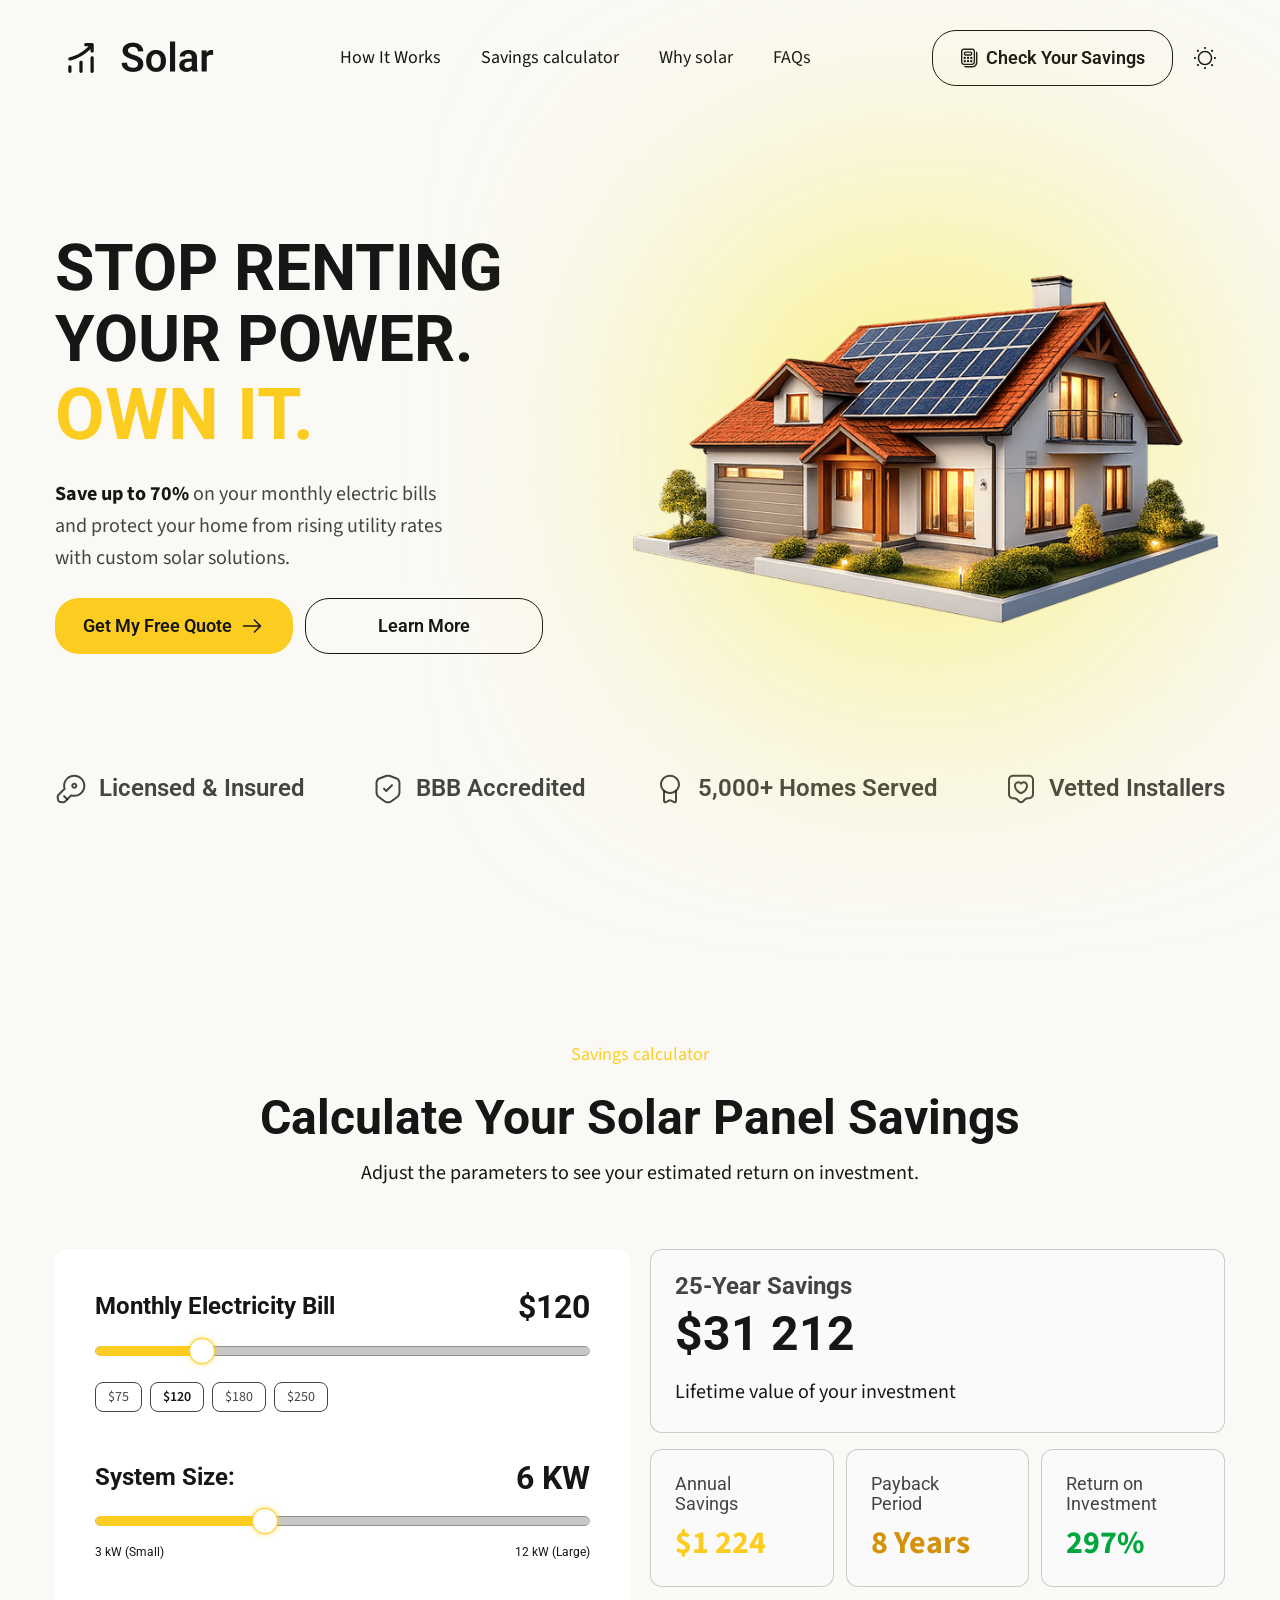
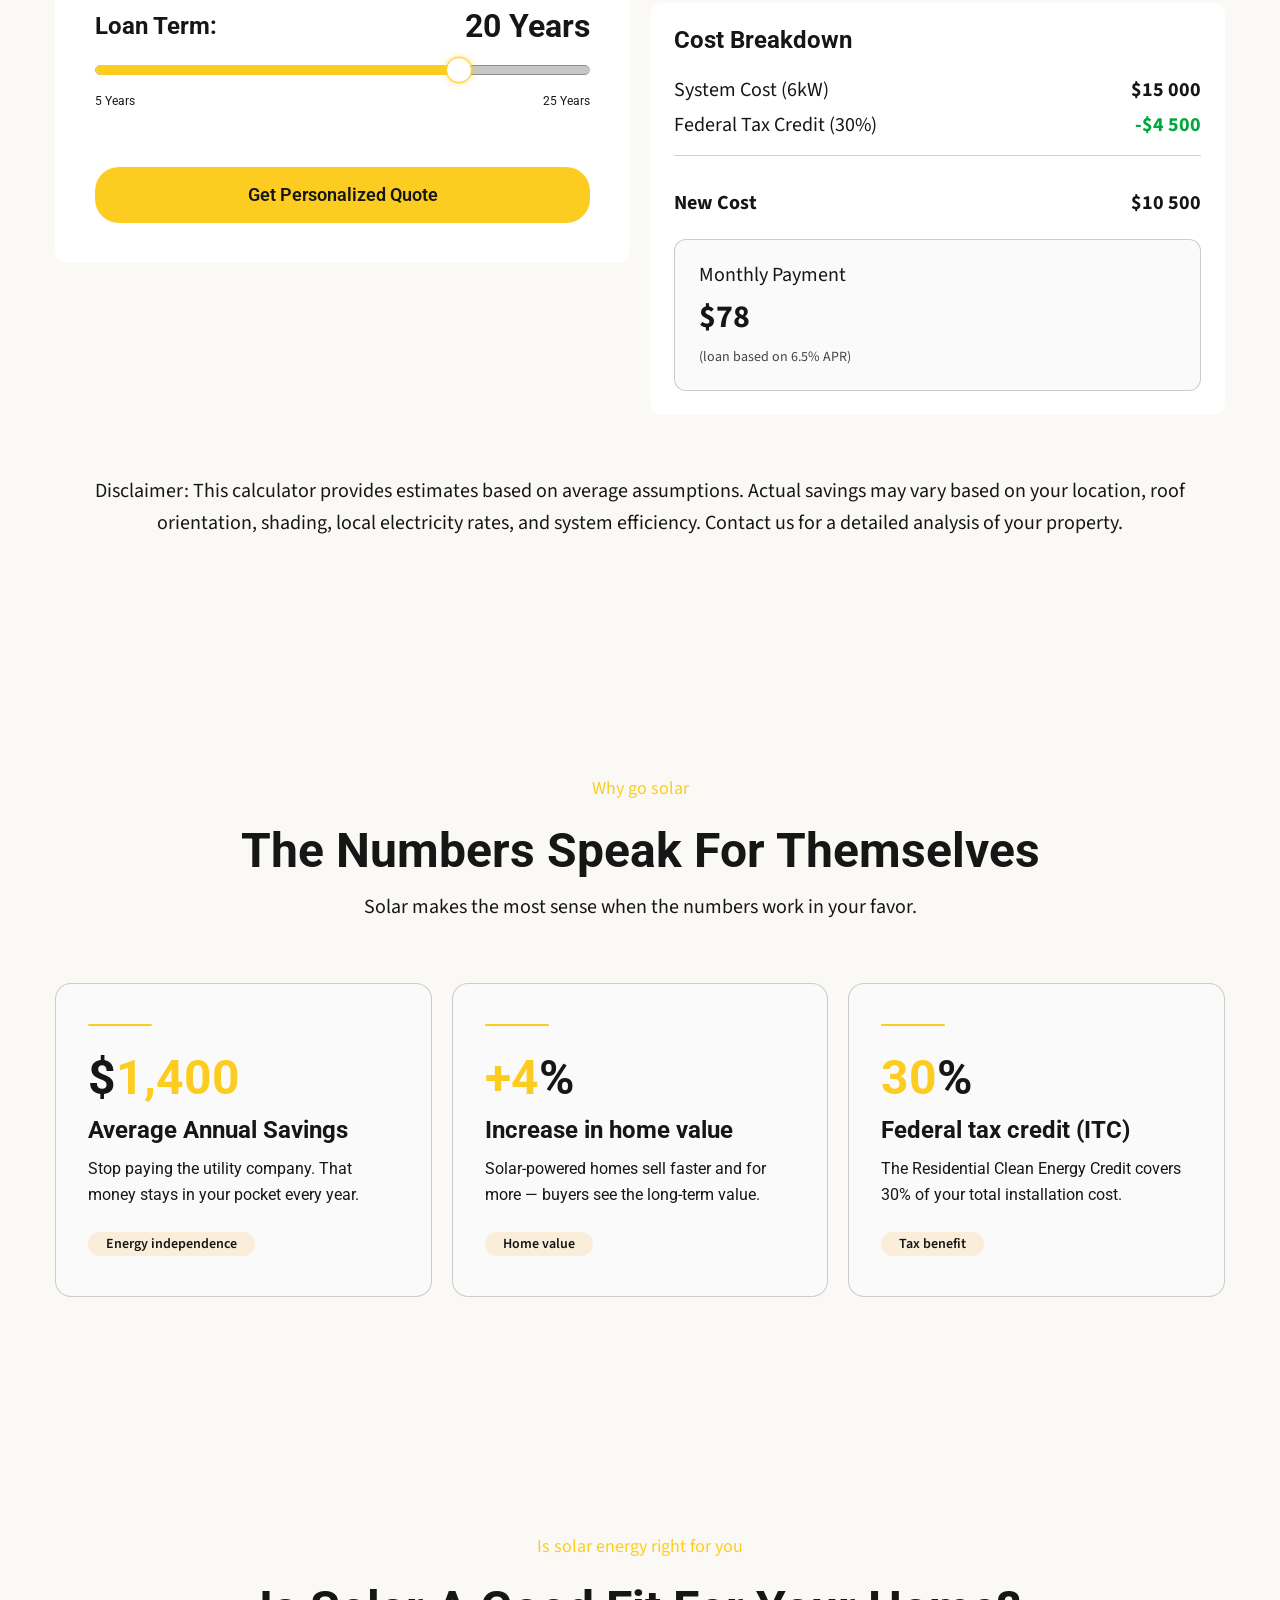
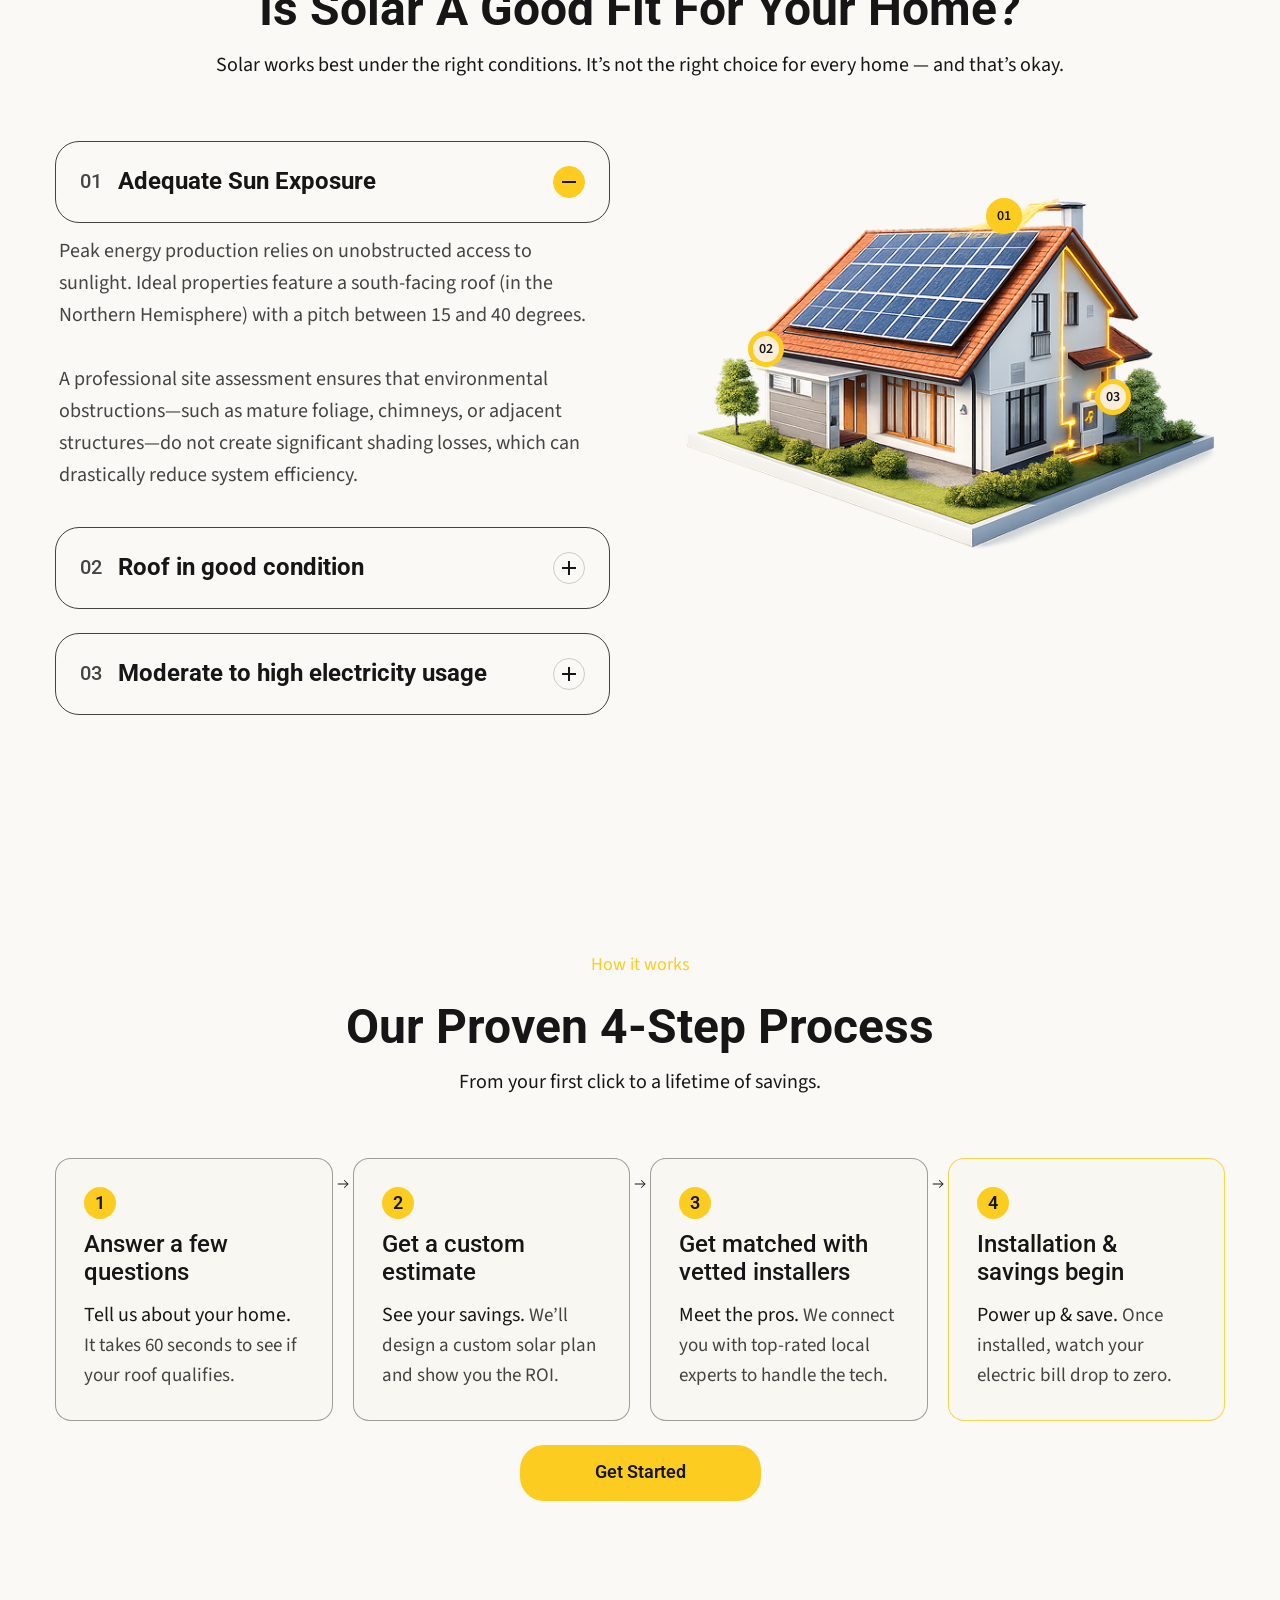
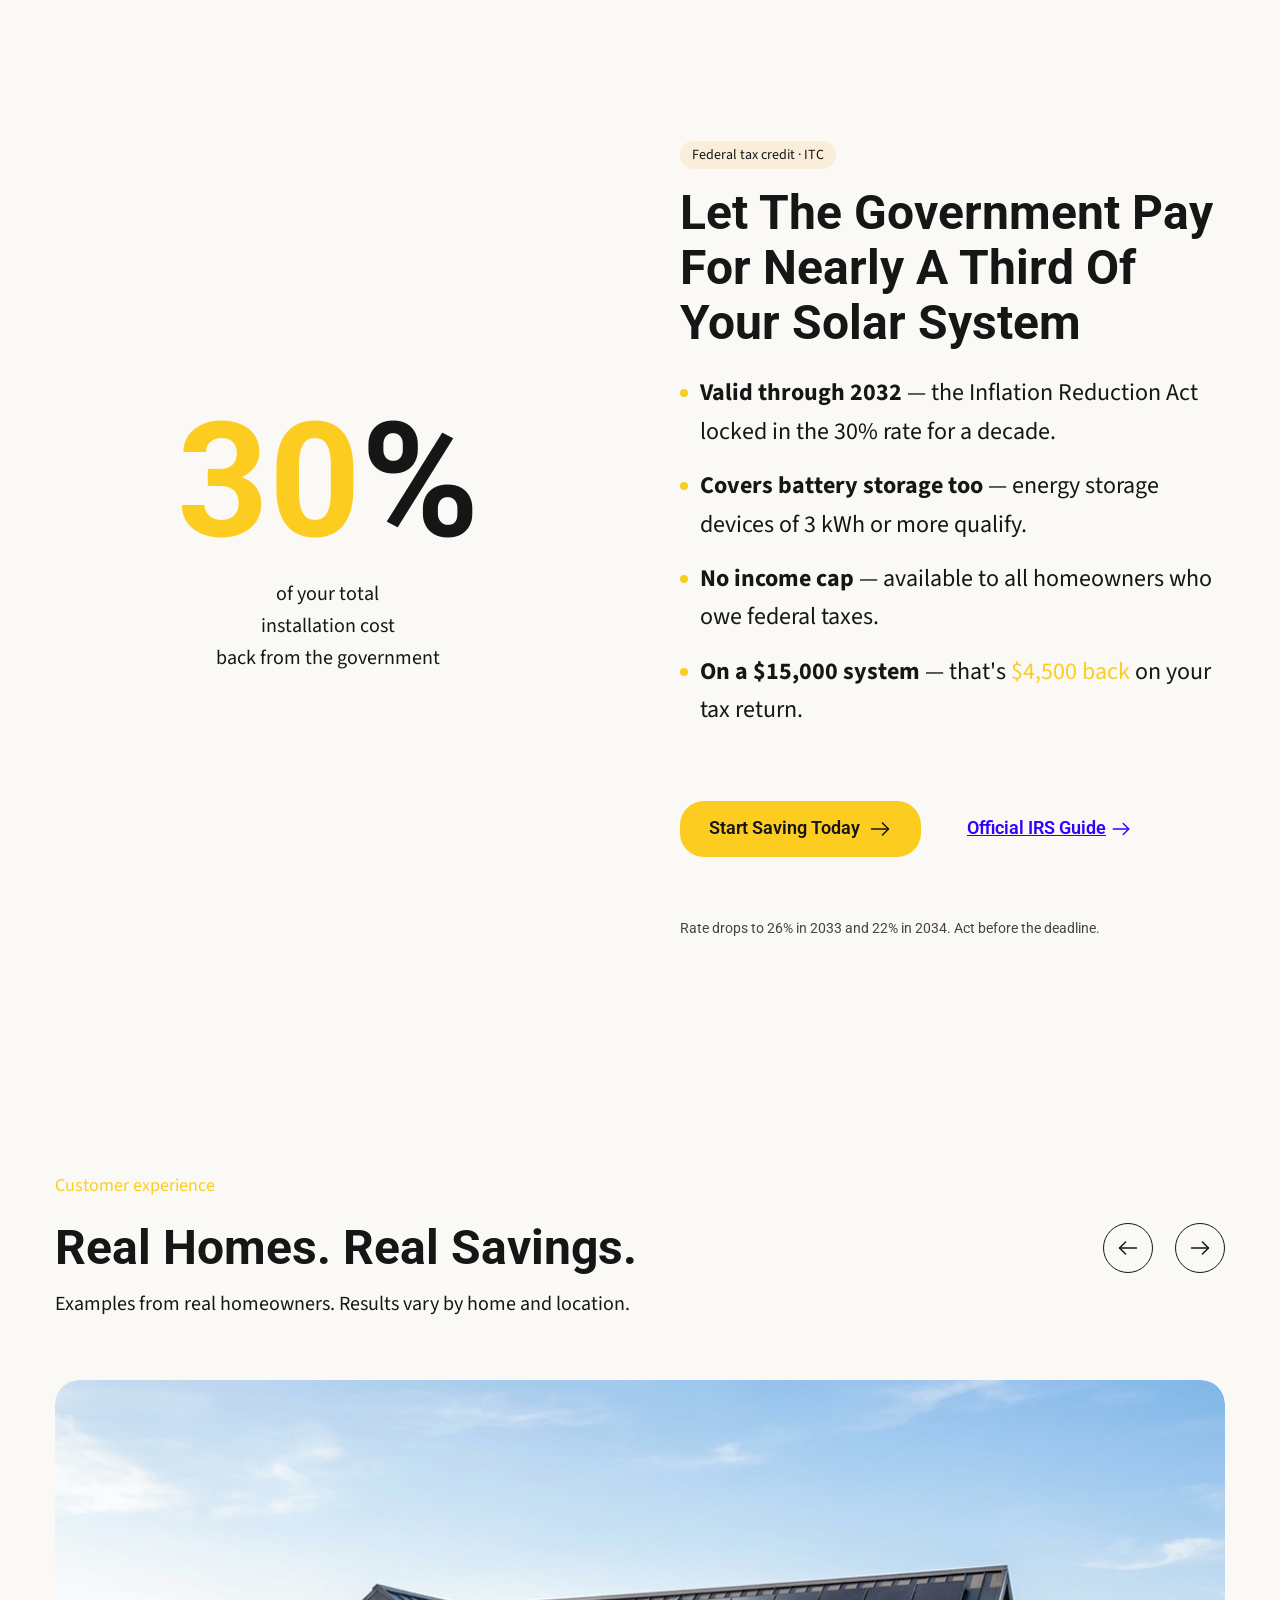
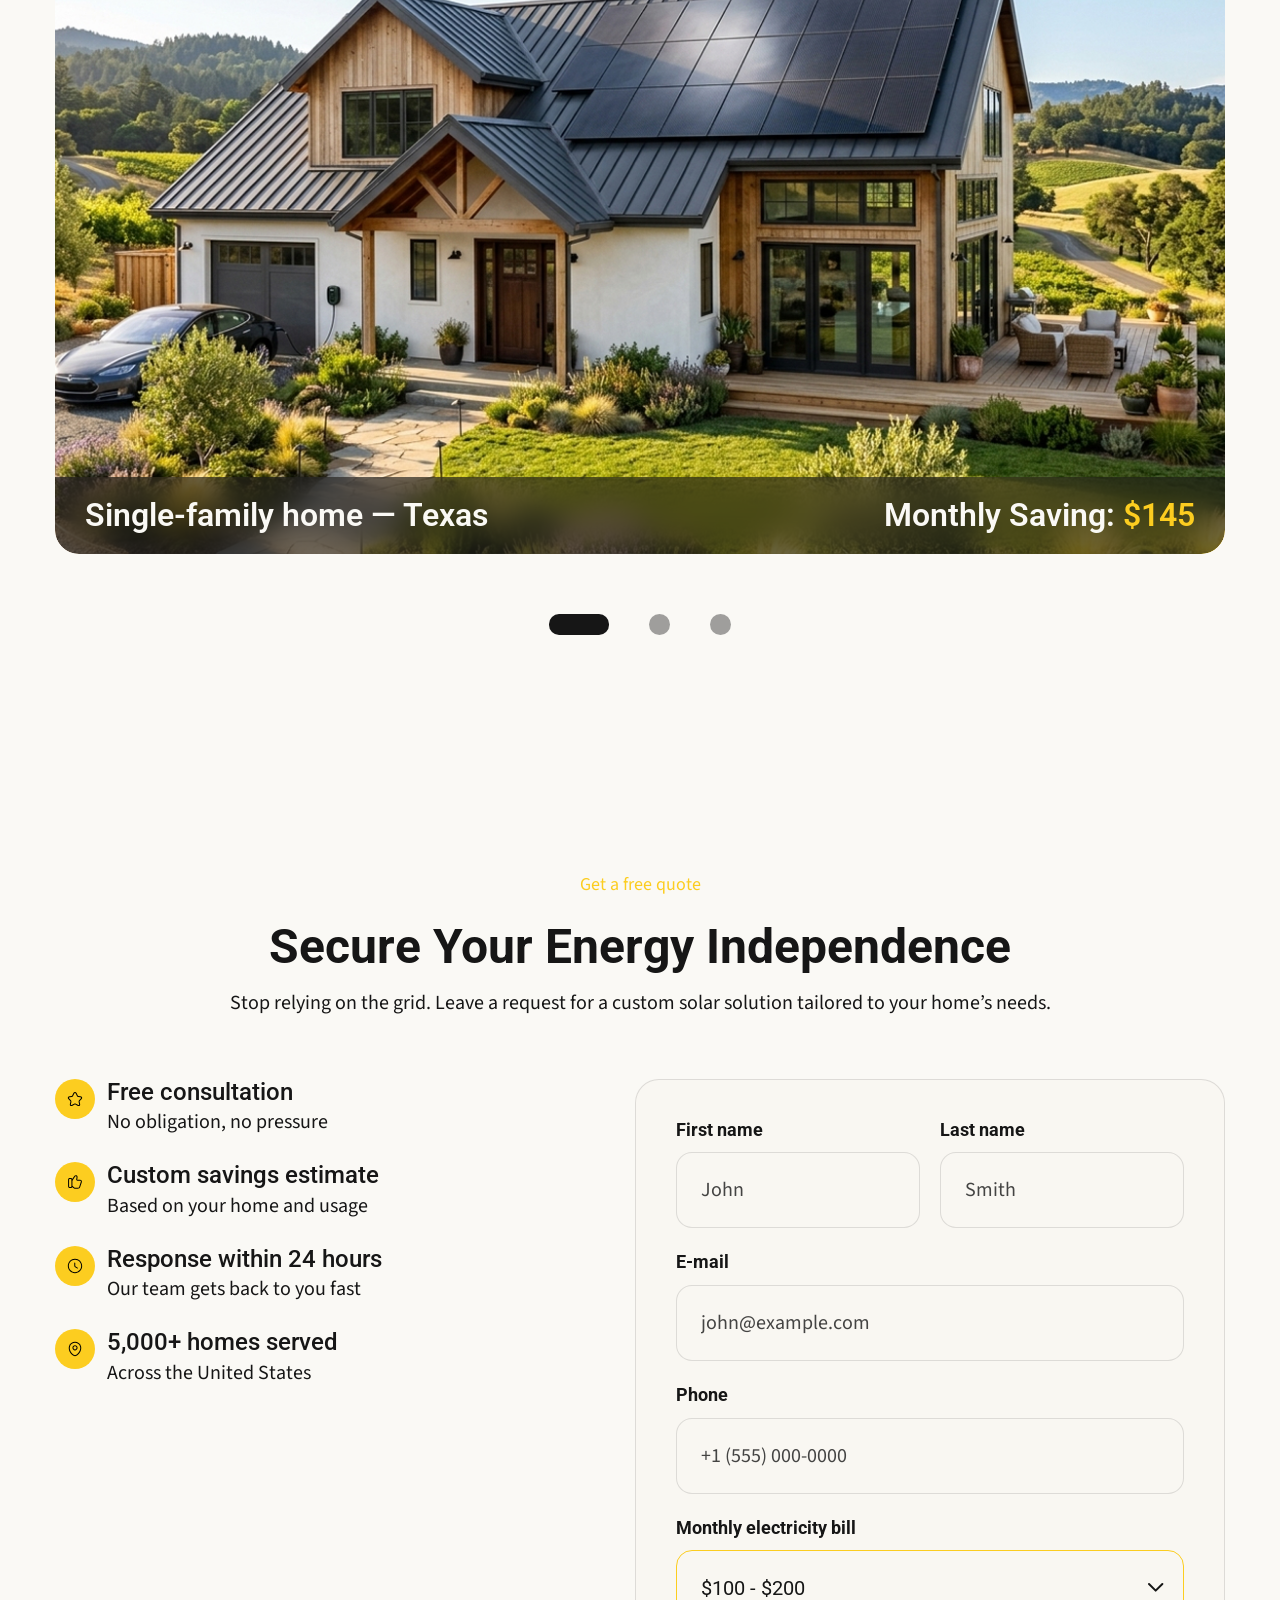
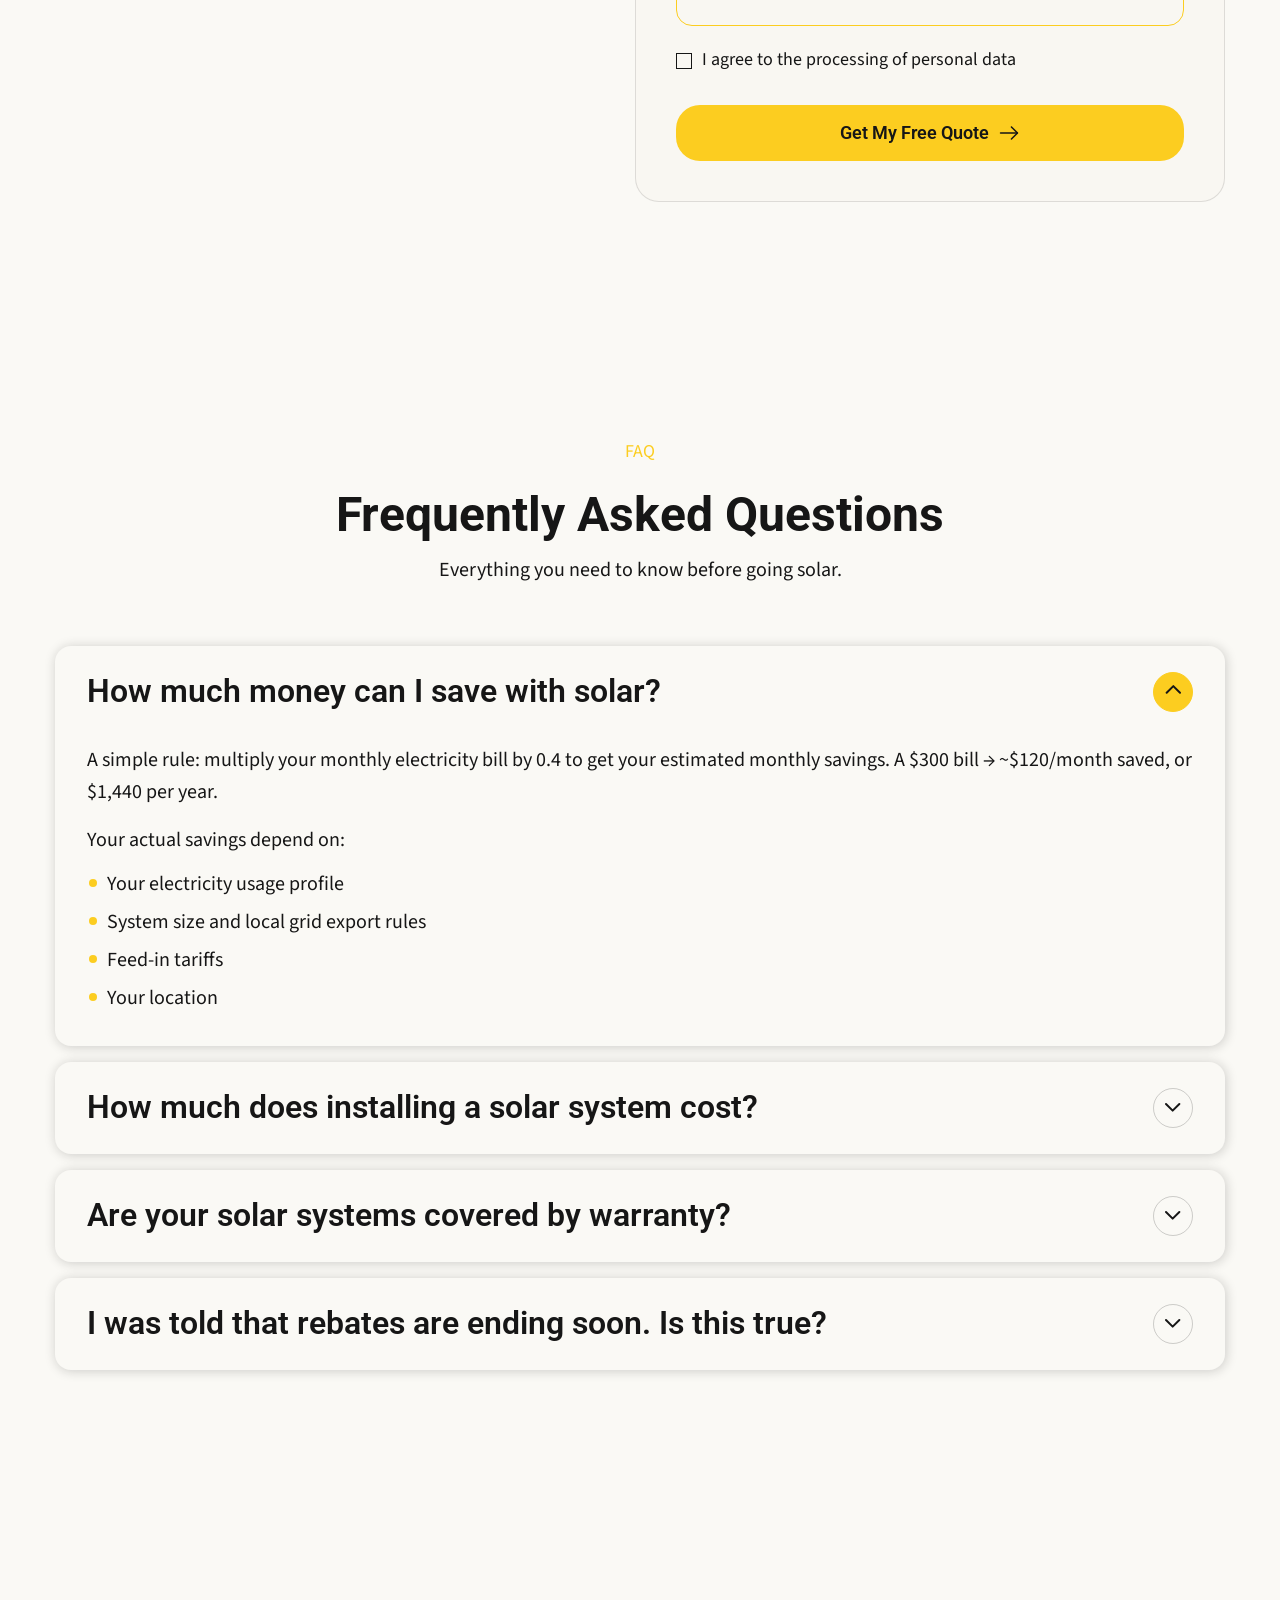
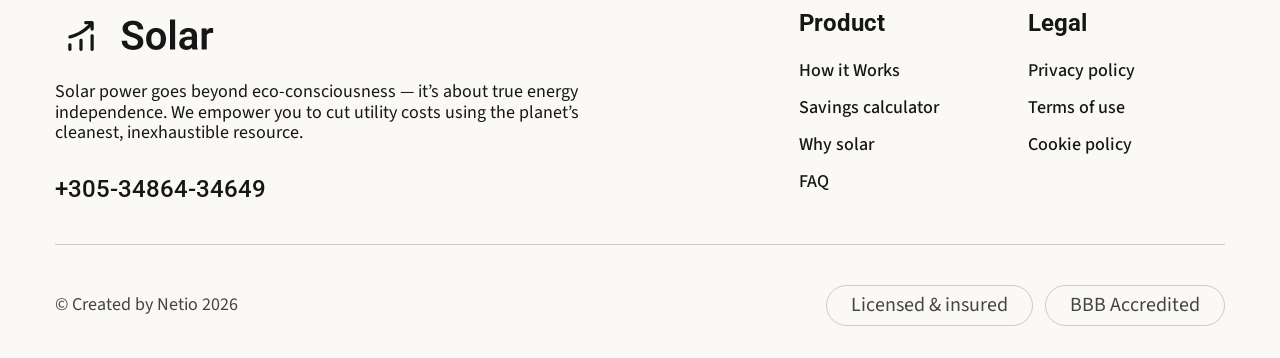
<file: index.html>
<!DOCTYPE html>
<html lang="en">
    <head>
        <meta charset="UTF-8">
        <meta name="viewport" content="width=device-width, initial-scale=1.0">
        <title>Solar</title>
        <link rel="stylesheet" href="https://cdnjs.cloudflare.com/ajax/libs/modern-normalize/1.1.0/modern-normalize.css"
                integrity="sha512-Y0MM+V6ymRKN2zStTqzQ227DWhhp4Mzdo6gnlRnuaNCbc+YN/ZH0sBCLTM4M0oSy9c9VKiCvd4Jk44aCLrNS5Q=="
                crossorigin="anonymous"
                referrerpolicy="no-referrer" />
        <link rel="icon" href="./assets/images/favicon.png" type="image/png">        

        <!-- fonts -->
        <link rel="preconnect" href="https://fonts.googleapis.com">
        <link rel="preconnect" href="https://fonts.gstatic.com" crossorigin>
        <link href="https://fonts.googleapis.com/css2?family=Roboto:ital,wght@0,100..900;1,100..900&family=Source+Sans+3:ital,wght@0,200..900;1,200..900&display=swap" rel="stylesheet">

        <!-- styles -->
        <link rel="stylesheet" href="./css/styles.css">
        <script src="./assets/js/main.js" defer></script>


    </head>
    <body>

        <header>
            <div class="container header-container">
                <a href="./index.html">
                    <img src="./assets/images/logo.png" alt="logo" class="header__logo"> 
                </a>
                <nav class="header__nav" id="main-nav" aria-label="Main navigation">
                    <div class="mobile-menu__top">
                        <a href="./index.html">
                            <img src="./assets/images/logo.png" alt="logo" class="header__logo">
                        </a>
                        <button class="menu-toggle menu-toggle--close" type="button" aria-label="Close menu">
                            <span></span>
                            <span></span>
                        </button>
                    </div>
                    <ul class="header__list-menu">
                        <li class="list-menu-item"><a href="#how-it-works" class="list-menu-link">How It Works</a></li>
                        <li class="list-menu-item"><a href="#calculator" class="list-menu-link">Savings calculator</a></li>
                        <li class="list-menu-item"><a href="#why-go-solar" class="list-menu-link">Why solar</a></li>
                        <li class="list-menu-item"><a href="#faq" class="list-menu-link">FAQs</a></li>
                    </ul> 
                </nav>
                <div class="header__buttons">
                    <a href="#calculator" class="secondary-btn">
                        <svg>
                            <use href="./assets/images/symbol-defs.svg#icon-calculator"></use>
                        </svg>
                        Check your savings
                    </a>
                    <button class="theme-toggle" id="theme-toggle" aria-label="Toggle dark mode">
                        <svg>
                            <use href="./assets/images/symbol-defs.svg#icon-sun"></use>
                        </svg>
                    </button>
                    <button class="menu-toggle menu-toggle--open" type="button" aria-controls="main-nav" aria-expanded="false" aria-label="Open menu">
                        <svg>
                            <use href="./assets/images/symbol-defs.svg#icon-menu"></use>
                        </svg>
                    </button>
                </div>
            </div>
        </header>

        <main>
            <!-- HERO SECTION START -->
            <section class="hero" id="hero">
                <div class="container">
                    <div class="hero-container">
                        <div class="left-side">
                            <h1 class="caption-h1">
                                Stop Renting <br>Your Power. <br> <span class="accent-title" data-text="Own It."> Own It.</span>
                            </h1>
                            <p class="hero__text"><span>Save up to 70%</span> on your monthly electric bills and protect your home from rising utility rates with custom solar solutions.</p>
                            <div class="hero__buttons">
                                <a href="#contact-form" class="primary-btn">
                                    Get my free quote 
                                    <svg>
                                        <use href="./assets/images/symbol-defs.svg#icon-arrow"></use>
                                    </svg>
                                </a>
                                <button type="button" class="secondary-btn">
                                    Learn more
                                </button>
                            </div>
                        </div>
                        <div class="right-side">
                            <div class="hero__image">
                                <img src="./assets/images/house.png" alt="House with solar panels on the roof">
                            </div>    
                        </div>
                    </div>
                    <ul class="hero__list-features">
                        <li class="list-features-item"><svg><use href="./assets/images/symbol-defs.svg#icon-key"></use></svg>Licensed & Insured</li>
                        <li class="list-features-item"><svg><use href="./assets/images/symbol-defs.svg#icon-shield-tick"></use></svg>BBB Accredited</li>
                        <li class="list-features-item"><svg><use href="./assets/images/symbol-defs.svg#icon-medal"></use></svg>5,000+ Homes Served</li>
                        <li class="list-features-item"><svg><use href="./assets/images/symbol-defs.svg#icon-like"></use></svg>Vetted Installers</li>
                    </ul>
                </div>
            </section>
            <!-- HERO SECTION END -->

        
            <!-- CALCULATOR SECTION START -->
            <section class="calculator" id="calculator">
                <div class="container">
                    <div class="section__header">
                        <p class="mini-header">Savings calculator</p>
                        <h2 class="caption-h2">Calculate your solar panel savings</h2>
                        <p class="subtitle">Adjust the parameters to see your estimated return on investment.</p>
                    </div>
                    <div class="calculator-body">
                        <div class="left-panel primary-card">
                            <!-- Monthly Electricity Bill -->
                            <div class="field">
                                <div class="field-top">
                                    <label for="billRange">Monthly Electricity Bill</label>
                                    <div>$<span id="billValue">120</span></div>
                                </div>
                                <input id="billRange" name="billRange" type="range" min="50" max="400" value="120">
                                <div class="presets">
                                    <button data-value="75">$75</button>
                                    <button data-value="120" class="active">$120</button>
                                    <button data-value="180">$180</button>
                                    <button data-value="250">$250</button>
                                </div>
                            </div>

                            <!-- SYSTEM SIZE -->
                            <div class="field">
                                <div class="field-top">
                                    <label for="kwRange">System Size:</label>
                                    <div><span id="kwValue">6</span> KW</div>
                                </div>
                                <input type="range" id="kwRange" name="kwRange" min="3" max="12" value="6">
                                <div class="range-labels">
                                    <span>3 kW (Small)</span>
                                    <span>12 kW (Large)</span>
                                </div>
                            </div>

                            <!-- LOAN TERM -->
                            <div class="field">
                                <div class="field-top">
                                    <label for="yearsRange">Loan Term:</label>
                                    <div><span id="yearsValue">20</span> Years</div>
                                </div>
                                <input type="range" id="yearsRange" name="yearsRange" min="5" max="25" value="20">
                                <div class="range-labels">
                                    <span>5 Years</span>
                                    <span>25 Years</span>
                                </div>
                            </div>

                            <button class="primary-btn full">Get Personalized Quote</button>
                        </div>

                        
                        <div class="right-panel">
                            <div class="secondary-card result-big">
                                <p>25-Year Savings</p>
                                <h3>$<span id="total">0</span></h3>
                                <small>Lifetime value of your investment</small>
                            </div>

                            <div class="result-grid">
                                <div class="secondary-card">
                                    <p>Annual <br class="br">Savings</p>
                                    <span class="accent">$<span id="annual">0</span></span>
                                </div>

                                <div class="secondary-card">
                                    <p>Payback <br class="br">Period</p>
                                    <span class="orange"><span id="payback">0</span> Years</span>
                                </div>

                                <div class="secondary-card">
                                    <p>Return on <br class="br">Investment</p>
                                    <span class="green"><span id="roi">0</span>%</span>
                                </div>
                            </div>

                            <div class="primary-card right-bottom-card">
                                <p>Cost Breakdown</p>
                                <div class="row">
                                    <span>System Cost (<span id="systemKw">6</span>kW)</span>
                                    <span id="systemCost" class="bold">$15000</span>
                                </div>
                                <div class="row">
                                    <span>Federal Tax Credit (30%)</span>
                                    <span class="green bold" id="taxCredit">-$4500</span>
                                </div>
                                <div class="line"></div>
                                <div class="row bold">
                                    <span>New Cost</span>
                                    <span id="newCost">$10500</span>
                                </div>
                                <div class="secondary-card">
                                    <p class="title-monthly-payment">Monthly Payment</p>
                                    <h3 class="monthly">$<span id="monthly">0</span></h3>
                                    <small class="sub-small">(loan based on 6.5% APR)</small>
                                </div>
                            </div>
                        </div>
                    </div>

                    <p class="disclaimer">Disclaimer: This calculator provides estimates based on average assumptions. Actual savings may vary based on your location, roof orientation, shading, local electricity rates, and system efficiency. Contact us for a detailed analysis of your property.</p>
                </div>                
            </section>
            <!-- CALCULATOR SECTION END -->


            <!-- WHY GO SOLAR SECTION START -->
            <section class="why-go-solar" id="why-go-solar">
                <div class="container">
                    <div class="section__header">
                        <p class="mini-header">Why go solar</p>
                        <h2 class="caption-h2">The numbers speak for themselves</h2>
                        <p class="subtitle">Solar makes the most sense when the numbers work in your favor.</p>
                    </div>
                    <ul class="why-go-solar__list">
                        <li class="why-go-solar__list-item">
                            <div class="saving-card__line"></div>
                            <div class="saving-card__value">
                                $<span>1,400</span>
                            </div>
                            <h3 class="saving-card__title">
                                Average Annual Savings
                            </h3>
                            <p class="saving-card__text">
                                Stop paying the utility company. That money stays in your pocket every year.
                            </p>
                            <div class="saving-card__tag">
                                Energy independence
                            </div>  
                        </li>
                        <li class="why-go-solar__list-item">
                            <div class="saving-card__line"></div>
                            <div class="saving-card__value">
                                <span>+4</span>%
                            </div>
                            <h3 class="saving-card__title">
                                Increase in home value
                            </h3>
                            <p class="saving-card__text">
                                Solar-powered homes sell faster and for more — buyers see the long-term value.
                            </p>
                            <div class="saving-card__tag">
                                Home value
                            </div>  
                        </li>
                        <li class="why-go-solar__list-item">
                            <div class="saving-card__line"></div>
                            <div class="saving-card__value">
                                <span>30</span>%
                            </div>
                            <h3 class="saving-card__title">
                                Federal tax credit (ITC)
                            </h3>
                            <p class="saving-card__text">
                                The Residential Clean Energy Credit covers 30% of your total installation cost.
                            </p>
                            <div class="saving-card__tag">
                                Tax benefit
                            </div>  
                        </li>
                    </ul>
                </div>
            </section>
            <!-- WHY GO SOLAR SECTION END -->


            <!-- SOLAR CHECKLIST SECTION START -->
            <section class="solar-checklist">
                <div class="container">
                    <div class="section__header">
                        <p class="mini-header">Is solar energy right for you </p>
                        <h2 class="caption-h2">Is solar a good fit for your home?</h2>
                        <p class="subtitle">Solar works best under the right conditions. It’s not the right choice for every home — and that’s okay.</p>
                    </div>
                    <div class="solar-checklist__container">
                        <div class="accordion">
                            <div class="accordion-item active" data-fit="01">
                                <button type="button" class="accordion-header">
                                    <span class="accordion-num">01</span>
                                    <span class="accordion-title">Adequate Sun Exposure</span>
                                    <span class="accordion-icon"></span>
                                </button>

                                <div class="accordion-content">
                                    <p>
                                        Peak energy production relies on unobstructed access to sunlight. Ideal properties feature a south-facing roof (in the Northern Hemisphere) with a pitch between 15 and 40 degrees. <br> <br>A professional site assessment ensures that environmental obstructions—such as mature foliage, chimneys, or adjacent structures—do not create significant shading losses, which can drastically reduce system efficiency.
                                    </p>
                                </div>
                            </div>

                            <div class="accordion-item" data-fit="02">
                                <button type="button" class="accordion-header">
                                    <span class="accordion-num">02</span>
                                    <span class="accordion-title">Roof in good condition</span>
                                    <span class="accordion-icon"></span>
                                </button>

                                <div class="accordion-content">
                                    <p>
                                        Peak energy production relies on unobstructed access to sunlight. Ideal properties feature a south-facing roof (in the Northern Hemisphere) with a pitch between 15 and 40 degrees. <br> <br>A professional site assessment ensures that environmental obstructions—such as mature foliage, chimneys, or adjacent structures—do not create significant shading losses, which can drastically reduce system efficiency.
                                    </p>
                                </div>
                            </div>
                            <div class="accordion-item" data-fit="03">
                                <button type="button" class="accordion-header">
                                    <span class="accordion-num">03</span>
                                    <span class="accordion-title">Moderate to high electricity usage</span>
                                    <span class="accordion-icon"></span>
                                </button>

                                <div class="accordion-content">
                                    <p>
                                        Peak energy production relies on unobstructed access to sunlight. Ideal properties feature a south-facing roof (in the Northern Hemisphere) with a pitch between 15 and 40 degrees. <br> <br>A professional site assessment ensures that environmental obstructions—such as mature foliage, chimneys, or adjacent structures—do not create significant shading losses, which can drastically reduce system efficiency.
                                    </p>
                                </div>
                            </div>
                        </div>
                        <div class="solar-checklist__image">
                            <img src="./assets/images/house-solar-checklist.png" alt="Solar house">
                            <div class="marker marker--1 active" data-fit="01">01</div>
                            <div class="marker marker--2" data-fit="02">02</div>
                            <div class="marker marker--3" data-fit="03">03</div>
                        </div>
                    </div>
                </div>
            </section>
            <!-- SOLAR CHECKLIST SECTION END -->


            <!-- HOW IT WORKS SECTION START -->
            <section class="how-it-works" id="how-it-works">
                <div class="container">
                    <div class="section__header">
                        <p class="mini-header">How it works</p>
                        <h2 class="caption-h2">Our Proven 4-Step Process</h2>
                        <p class="subtitle">From your first click to a lifetime of savings.</p>
                    </div>
                    <ul class="steps">
                        <li class="step">
                            <div class="step__num">1</div>
                            <h3>Answer a few questions</h3>
                            <p><span>Tell us about your home.</span> It takes 60 seconds to see if your roof qualifies.</p>
                            <span class="step__arrow" aria-hidden="true">
                                <svg>
                                    <use href="./assets/images/symbol-defs.svg#icon-arrow"></use>
                                </svg>
                            </span>
                        </li>
                        <li class="step">
                            <div class="step__num">2</div>
                            <h3>Get a custom estimate</h3>
                            <p><span>See your savings.</span> We’ll design a custom solar plan and show you the ROI.</p>
                            <span class="step__arrow" aria-hidden="true">
                                <svg>
                                    <use href="./assets/images/symbol-defs.svg#icon-arrow"></use>
                                </svg>
                            </span>
                        </li>
                        <li class="step">
                            <div class="step__num">3</div>
                            <h3>Get matched with vetted installers</h3>
                            <p><span>Meet the pros.</span> We connect you with top-rated local experts to handle the tech.</p>
                            <span class="step__arrow" aria-hidden="true">
                                <svg>
                                    <use href="./assets/images/symbol-defs.svg#icon-arrow"></use>
                                </svg>
                            </span>
                        </li>
                        <li class="step step--active">
                            <div class="step__num">4</div>
                            <h3>Installation & savings begin</h3>
                            <p><span>Power up & save.</span> Once installed, watch your electric bill drop to zero.</p>
                        </li>
                    </ul> 
                    <a href="#contact-form" class="primary-btn">Get Started</a>   
                </div>
            </section>
            <!-- HOW IT WORKS SECTION END -->


            <!-- TAX CREDIT SECTION START -->
            <section class="tax-credit" id="tax-credit">
                <div class="container tax-credit__container">
                    <div class="tax-credit__left">
                        <div class="tax-credit__percent">
                            <span class="accent">30</span><span>%</span>
                        </div>
                        <p class="tax-credit__note">
                            of your total <br> installation cost <br> back from the government
                        </p>
                    </div>
                    <div class="tax-credit__right">
                        <p class="tax-credit__tag">Federal tax credit · ITC</p>

                        <h2 class="caption-h2">
                            Let The Government Pay For Nearly A Third Of Your Solar System
                        </h2>

                        <ul class="tax-credit__list">
                            <li><strong>Valid through 2032</strong> — the Inflation Reduction Act locked in the 30% rate for a decade.</li>
                            <li><strong>Covers battery storage too</strong> — energy storage devices of 3 kWh or more qualify.</li>
                            <li><strong>No income cap</strong> — available to all homeowners who owe federal taxes.</li>
                            <li><strong>On a $15,000 system</strong> — that's <span class="accent">$4,500 back</span> on your tax return.</li>
                        </ul>

                        <div class="tax-credit__buttons">
                            <a href="#contact-form" class="primary-btn">
                                Start Saving Today
                                <svg>
                                    <use href="./assets/images/symbol-defs.svg#icon-arrow"></use>
                                </svg>
                            </a>
                            <a href="#" class="link-btn">
                                Official IRS Guide 
                                <svg>
                                    <use href="./assets/images/symbol-defs.svg#icon-arrow"></use>
                                </svg>
                            </a>
                        </div>

                        <p class="tax-credit__footnote">
                            Rate drops to 26% in 2033 and 22% in 2034. Act before the deadline.
                        </p>
                    </div>
                </div>
            </section>
            <!-- TAXE CREDIT SECTION END -->

            

            <!-- CUSTOMER EXPERIENCE SECTION START -->
            <section class="customer-experience">
                <div class="container">
                    <div class="header-controls">
                        <div class="section-header">
                            <p class="mini-header">Customer experience</p>
                            <h2 class="caption-h2">Real Homes. Real Savings.</h2>
                            <p class="subtitle">
                                Examples from real homeowners. Results vary by home and location.
                            </p>
                        </div>
                        <div class="slider-controls">
                            <button class="arrow prev">
                                <svg>
                                    <use href="./assets/images/symbol-defs.svg#icon-arrow"></use>
                                </svg>
                            </button>
                            <button class="arrow next">
                                <svg>
                                    <use href="./assets/images/symbol-defs.svg#icon-arrow"></use>
                                </svg>
                            </button>
                        </div>
                    </div>
                    
                    <!-- SLIDER -->
                    <div class="slider">
                        <ul class="slider-track">
                            <li class="slide">
                                <img src="./assets/images/testimonials-01.jpg">
                                <div class="slide-overlay">
                                    <span>Single-family home — Texas</span>
                                    <span>Monthly Saving: <span class="accent">$145</span></span>
                                </div>
                            </li>
                            <li class="slide">
                                <img src="./assets/images/testimonials-01.jpg">
                                <div class="slide-overlay">
                                    <span>Single-family home — California</span>
                                    <span>Monthly Saving: <span class="accent">$180</span></span>
                                </div>
                            </li>
                            <li class="slide">
                                <img src="./assets/images/testimonials-01.jpg">
                                <div class="slide-overlay">
                                    <span>Single-family home — Florida</span>
                                    <span>Monthly Saving: <span class="accent">$120</span></span>
                                </div>
                            </li>
                        </ul>
                    </div>

                    <!-- DOTS -->
                    <div class="slider-dots">
                        <span class="dot active" data-index="0"></span>
                        <span class="dot" data-index="1"></span>
                        <span class="dot" data-index="2"></span>
                    </div>
                </div>
            </section>
            <!-- CUSTOMER EXPERIENCE SECTION END -->


            <!-- CONTACT FORM SECTION START -->
            <section class="contact-form" id="contact-form">
                <div class="container">
                    <div class="section__header">
                        <p class="mini-header">Get a free quote</p>
                        <h2 class="caption-h2">Secure Your Energy Independence</h2>
                        <p class="subtitle">
                            Stop relying on the grid. Leave a request for a custom solar solution tailored to your home’s needs.
                        </p>
                    </div>
                    <div class="contact-form__container">
                        <ul class="contact-form__list">
                            <li class="contact-form__item">
                                <span class="icon">    
                                    <svg>
                                        <use href="./assets/images/symbol-defs.svg#icon-star"></use>
                                    </svg>
                            </span>
                                <div>
                                    <p class="title">Free consultation</p>
                                    <p class="text">No obligation, no pressure</p>
                                </div>
                            </li>
                            <li class="contact-form__item">
                                <span class="icon">
                                    <svg>
                                        <use href="./assets/images/symbol-defs.svg#icon-thumb-up"></use>
                                    </svg>
                                </span>
                                <div>
                                    <p class="title">Custom savings estimate</p>
                                    <p class="text">Based on your home and usage</p>
                                </div>
                            </li>
                            <li class="contact-form__item">
                                <span class="icon">
                                    <svg>
                                        <use href="./assets/images/symbol-defs.svg#icon-clock"></use>
                                    </svg>
                                </span>
                                <div>
                                    <p class="title">Response within 24 hours</p>
                                    <p class="text">Our team gets back to you fast</p>
                                </div>
                            </li>
                            <li class="contact-form__item">
                                <span class="icon">
                                    <svg>
                                        <use href="./assets/images/symbol-defs.svg#icon-location"></use>
                                    </svg>
                                </span>
                                <div>
                                    <p class="title">5,000+ homes served</p>
                                    <p class="text">Across the United States</p>
                                </div>
                            </li>
                        </ul>

                        <form class="form" id="quoteForm" novalidate>
                            <div class="form-row">
                                <label for="firstName">First name
                                    <input id="firstName" name="firstName" type="text" placeholder="John" required aria-describedby="firstNameError">
                                    <span class="form-error" id="firstNameError" aria-live="polite"></span>
                                </label>
                                <label for="lastName">Last name
                                    <input id="lastName" name="lastName" type="text" placeholder="Smith" required aria-describedby="lastNameError">
                                    <span class="form-error" id="lastNameError" aria-live="polite"></span>
                                </label>
                            </div>
                            <label for="userEmail">E-mail
                                <input id="userEmail" name="userEmail" type="email" placeholder="john@example.com" required aria-describedby="userEmailError">
                                <span class="form-error" id="userEmailError" aria-live="polite"></span>
                            </label>
                            <label for="userPhone">Phone
                                <input id="userPhone" name="userPhone" type="tel" placeholder="+1 (555) 000-0000" required aria-describedby="userPhoneError">
                                <span class="form-error" id="userPhoneError" aria-live="polite"></span>
                            </label>
                            <div class="custom-select" data-validation-field="userBill">
                                <span class="select-label" id="userBillLabel">
                                    Monthly electricity bill
                                </span>
                                <input id="userBill" name="userBill" type="hidden" value="$100 - $200" required>
                                <button type="button" class="custom-select__trigger" aria-labelledby="userBillLabel userBillValue" aria-describedby="userBillError" aria-invalid="false" aria-expanded="false">
                                    <span class="custom-select__value" id="userBillValue">
                                        $100 - $200
                                    </span>
                                    <span class="select-arrow">
                                        <svg>
                                            <use href="./assets/images/symbol-defs.svg#icon-input-arrow"></use>
                                        </svg>
                                    </span>
                                </button>
                                <ul class="custom-select__dropdown">
                                    <li class="custom-select__option">
                                        Under $100
                                    </li>
                                    <li class="custom-select__option active">
                                        $100 - $200
                                    </li>
                                    <li class="custom-select__option">
                                        $200 - $300
                                    </li>
                                    <li class="custom-select__option">
                                        Over $300
                                    </li>
                                </ul>
                                <span class="form-error" id="userBillError" aria-live="polite"></span>
                            </div>
                            <label for="tick" class="checkbox">
                                <input id="tick" name="tick" type="checkbox" required aria-describedby="tickError">
                                <span class="checkbox__box">
                                    <svg>
                                        <use href="./assets/images/symbol-defs.svg#icon-tick"></use>
                                    </svg>
                                </span>
                                I agree to the processing of personal data
                            </label>
                            <span class="form-error form-error--checkbox" id="tickError" aria-live="polite"></span>
                            <button type="submit" class="primary-btn full form-submit">
                                <span class="form-submit__spinner" aria-hidden="true"></span>
                                <span class="form-submit__text">Get My Free Quote</span>
                                <svg class="form-submit__icon" aria-hidden="true">
                                    <use href="./assets/images/symbol-defs.svg#icon-arrow"></use>
                                </svg>
                            </button>
                        </form>
                    </div>
                </div>
            </section>
            <!-- CONTACT FORM SECTION END -->


            <!-- FAQ SECTION START -->
            <section class="faq" id="faq">
                <div class="container">
                    <div class="section-header center">
                        <p class="mini-header">FAQ</p>
                        <h2 class="caption-h2">Frequently Asked Questions</h2>
                        <p class="subtitle">
                            Everything you need to know before going solar.
                        </p>
                    </div>
                    <div class="faq__list">
                        <!-- ACTIVE -->
                        <div class="faq-item active">
                            <button class="faq-header">
                                <span>How much money can I save with solar?</span>
                                <span class="faq-icon">
                                    <svg>
                                        <use href="./assets/images/symbol-defs.svg#icon-input-arrow"></use>
                                    </svg>
                                </span>
                            </button>
                            <div class="faq-content">
                                <p>
                                    A simple rule: multiply your monthly electricity bill by 0.4 to get your estimated monthly savings. A $300 bill → ~$120/month saved, or $1,440 per year.
                                </p>
                                <p>
                                    Your actual savings depend on:
                                </p>
                                <ul>
                                    <li>Your electricity usage profile</li>
                                    <li>System size and local grid export rules</li>
                                    <li>Feed-in tariffs</li>
                                    <li>Your location</li>
                                </ul>
                            </div>
                        </div>
                        <div class="faq-item">
                            <button class="faq-header">
                                <span>How much does installing a solar system cost?</span>
                                <span class="faq-icon">
                                    <svg>
                                        <use href="./assets/images/symbol-defs.svg#icon-input-arrow"></use>
                                    </svg>
                                </span>
                            </button>
                            <div class="faq-content">
                                <p>
                                    A simple rule: multiply your monthly electricity bill by 0.4 to get your estimated monthly savings...
                                </p>

                                <ul>
                                    <li>Your electricity usage profile</li>
                                    <li>System size and local grid export rules</li>
                                    <li>Feed-in tariffs</li>
                                    <li>Your location</li>
                                </ul>
                            </div>
                        </div>
                        <div class="faq-item">
                            <button class="faq-header">
                                <span>Are your solar systems covered by warranty?</span>
                                <span class="faq-icon">
                                    <svg>
                                        <use href="./assets/images/symbol-defs.svg#icon-input-arrow"></use>
                                    </svg>
                                </span>
                            </button>
                            <div class="faq-content">
                                <p>
                                    A simple rule: multiply your monthly electricity bill by 0.4 to get your estimated monthly savings...
                                </p>

                                <ul>
                                    <li>Your electricity usage profile</li>
                                    <li>System size and local grid export rules</li>
                                    <li>Feed-in tariffs</li>
                                    <li>Your location</li>
                                </ul>
                            </div>
                        </div>
                        <div class="faq-item">
                            <button class="faq-header">
                                <span>I was told that rebates are ending soon. Is this true?</span>
                                <span class="faq-icon">
                                    <svg>
                                        <use href="./assets/images/symbol-defs.svg#icon-input-arrow"></use>
                                    </svg>
                                </span>
                            </button>
                            <div class="faq-content">
                                <p>
                                    A simple rule: multiply your monthly electricity bill by 0.4 to get your estimated monthly savings...
                                </p>
                                <ul>
                                    <li>Your electricity usage profile</li>
                                    <li>System size and local grid export rules</li>
                                    <li>Feed-in tariffs</li>
                                    <li>Your location</li>
                                </ul>
                            </div>
                        </div>
                    </div>
                </div>
            </section>
            <!-- FAQ SECTION END -->

        </main>
        
        <footer class="footer">
            <div class="container">
                <div class="footer-top">
                    <div class="footer-info">
                        <a href="#" class="footer-logo">
                            <img src="./assets/images/logo.png" alt="footer logo">
                            <!-- <span>Solar</span> -->
                        </a>
                        <p class="footer-text">
                            Solar power goes beyond eco-consciousness — it’s about true energy independence.
                            We empower you to cut utility costs using the planet’s cleanest, inexhaustible resource.
                        </p>
                        <a href="tel:+3053486434649" class="footer-phone">
                            +305-34864-34649
                        </a>
                    </div>

                    <div class="footer-links">
                        <div class="footer-column">
                            <h4>Product</h4>
                            <a href="#">How it Works</a>
                            <a href="#">Savings calculator</a>  
                            <a href="#">Why solar</a>
                            <a href="#">FAQ</a>
                        </div>

                        <div class="footer-column">
                            <h4>Legal</h4>
                            <a href="#">Privacy policy</a>
                            <a href="#">Terms of use</a>
                            <a href="#">Cookie policy</a>
                        </div>
                    </div>
                    <a href="#contact-form" class="primary-btn">Get my free quote</a>
                </div>

                <div class="footer-bottom">
                    <p class="footer-copy">
                        © Created by Netio 2026
                    </p>
                    <div class="footer-badges">
                        <span>Licensed & insured</span>
                        <span>BBB Accredited</span>
                    </div>
                </div>
            </div>
        </footer>

    </body>
</html>
</file>
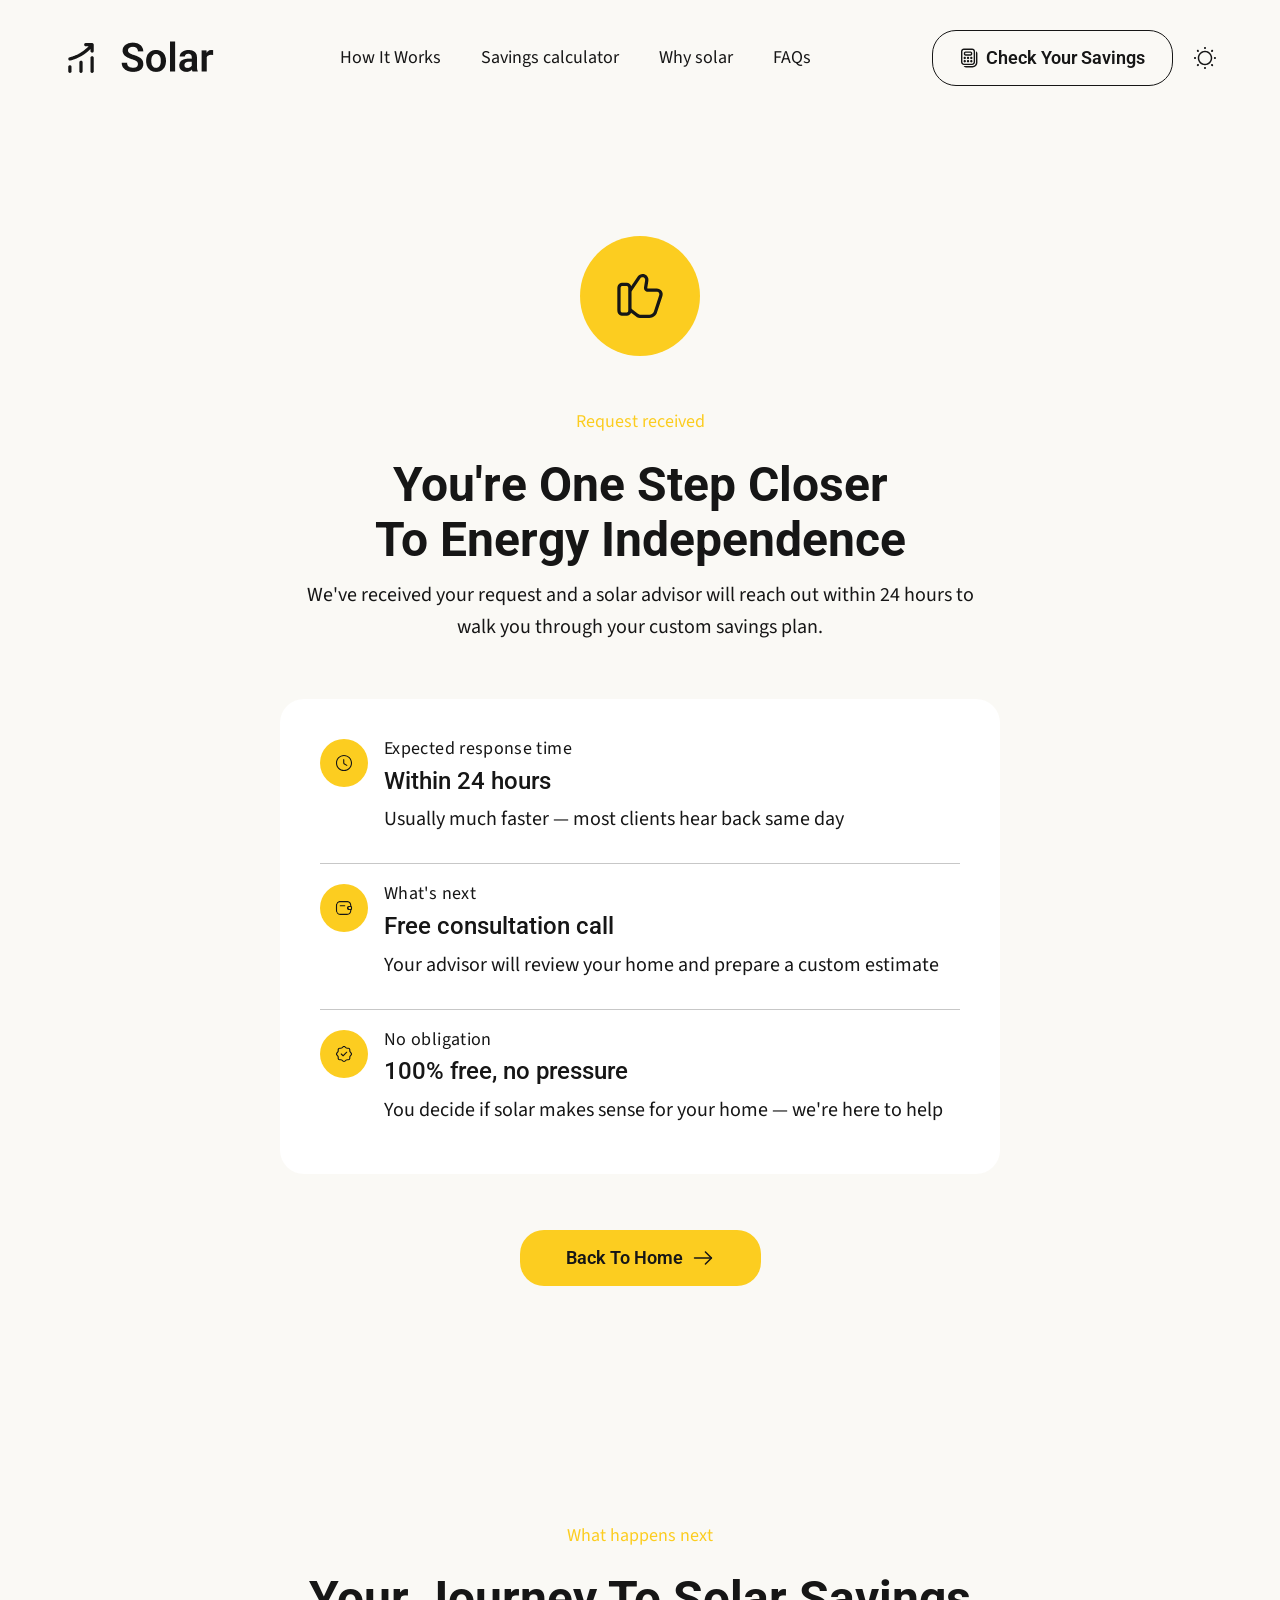
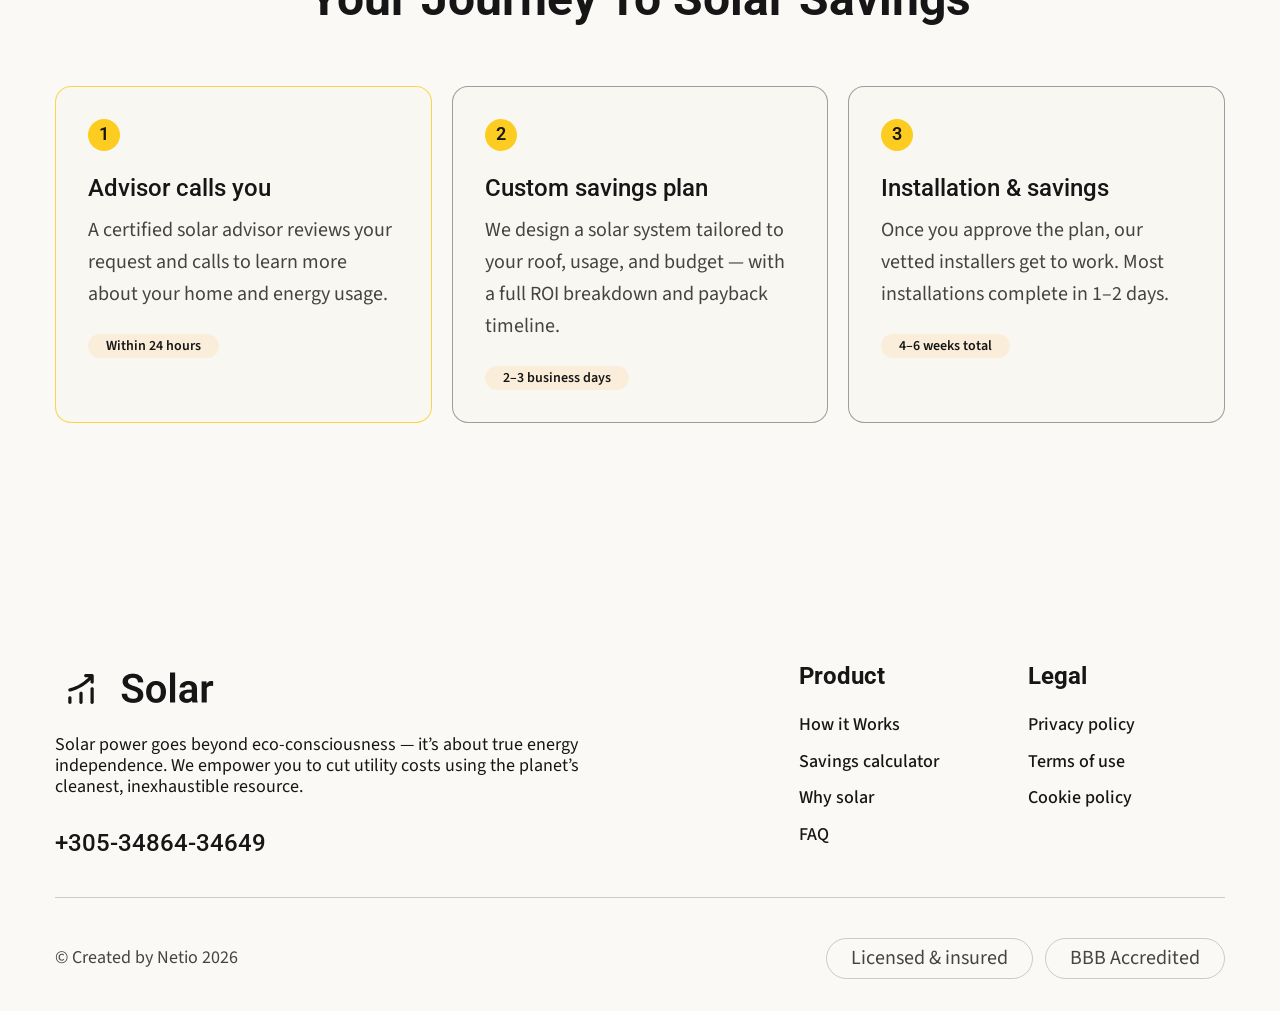
<file: success.html>
<!DOCTYPE html>
<html lang="en">
    <head>
        <meta charset="UTF-8">
        <meta name="viewport" content="width=device-width, initial-scale=1.0">
        <title>Solar</title>
        <link rel="stylesheet" href="https://cdnjs.cloudflare.com/ajax/libs/modern-normalize/1.1.0/modern-normalize.css"
                integrity="sha512-Y0MM+V6ymRKN2zStTqzQ227DWhhp4Mzdo6gnlRnuaNCbc+YN/ZH0sBCLTM4M0oSy9c9VKiCvd4Jk44aCLrNS5Q=="
                crossorigin="anonymous"
                referrerpolicy="no-referrer" />
        <link rel="icon" href="./assets/images/favicon.png" type="image/png">        

        <!-- fonts -->
        <link rel="preconnect" href="https://fonts.googleapis.com">
        <link rel="preconnect" href="https://fonts.gstatic.com" crossorigin>
        <link href="https://fonts.googleapis.com/css2?family=Roboto:ital,wght@0,100..900;1,100..900&family=Source+Sans+3:ital,wght@0,200..900;1,200..900&display=swap" rel="stylesheet">

        <!-- styles -->
        <link rel="stylesheet" href="./css/styles.css">
        <script src="./assets/js/main.js" defer></script>


    </head>
    <body>

        <header>
            <div class="container header-container">
                <a href="./index.html">
                    <img src="./assets/images/logo.png" alt="logo" class="header__logo"> 
                </a>
                <nav class="header__nav" id="main-nav" aria-label="Main navigation">
                    <div class="mobile-menu__top">
                        <a href="./index.html">
                            <img src="./assets/images/logo.png" alt="logo" class="header__logo">
                        </a>
                        <button class="menu-toggle menu-toggle--close" type="button" aria-label="Close menu">
                            <span></span>
                            <span></span>
                        </button>
                    </div>
                    <ul class="header__list-menu">
                        <li class="list-menu-item"><a href="./index.html#how-it-works" class="list-menu-link">How It Works</a></li>
                        <li class="list-menu-item"><a href="./index.html#calculator" class="list-menu-link">Savings calculator</a></li>
                        <li class="list-menu-item"><a href="./index.html#why-go-solar" class="list-menu-link">Why solar</a></li>
                        <li class="list-menu-item"><a href="./index.html#faq" class="list-menu-link">FAQs</a></li>
                    </ul> 
                </nav>
                <div class="header__buttons">
                    <a href="./index.html#calculator" class="secondary-btn">
                        <svg>
                            <use href="./assets/images/symbol-defs.svg#icon-calculator"></use>
                        </svg>
                        Check your savings
                    </a>
                    <button class="theme-toggle" id="theme-toggle" aria-label="Toggle dark mode">
                        <svg>
                            <use href="./assets/images/symbol-defs.svg#icon-sun"></use>
                        </svg>
                    </button>
                    <button class="menu-toggle menu-toggle--open" type="button" aria-controls="main-nav" aria-expanded="false" aria-label="Open menu">
                        <svg>
                            <use href="./assets/images/symbol-defs.svg#icon-menu"></use>
                        </svg>
                    </button>
                </div>
            </div>
        </header>

        <main>
            <section class="success-top">
                <div class="container">
                    <div class="success-top__container">
                        <svg class="success-top__icon">
                            <use href="./assets/images/symbol-defs.svg#icon-thumb-up"></use>
                        </svg>
                        <div class="section__header">
                            <p class="mini-header">Request received</p>
                            <h2 class="caption-h2">You're one step closer <br>to energy independence</h2>
                            <p class="subtitle">We've received your request and a solar advisor will reach out within 24 hours to walk you through your custom savings plan.</p>
                        </div>
                        <ul class="success-top__list">
                            <li class="success-top__item">
                                <svg>
                                    <use href="./assets/images/symbol-defs.svg#icon-clock"></use>
                                </svg>
                                <div>
                                    <p class="small-header">Expected response time</p>
                                    <h3>Within 24 hours</h3>
                                    <p class="subtext">Usually much faster — most clients hear back same day</p>
                                </div>
                            </li>
                            <li class="success-top__item">
                                <svg>
                                    <use href="./assets/images/symbol-defs.svg#icon-wallet"></use>
                                </svg>
                                <div>
                                    <p class="small-header">What's next</p>
                                    <h3>Free consultation call</h3>
                                    <p class="subtext">Your advisor will review your home and prepare a custom estimate</p>
                                </div>
                            </li>
                            <li class="success-top__item">
                                <svg>
                                    <use href="./assets/images/symbol-defs.svg#icon-verify"></use>
                                </svg>
                                <div>
                                    <p class="small-header">No obligation</p>
                                    <h3>100% free, no pressure</h3>
                                    <p class="subtext">You decide if solar makes sense for your home — we're here to help</p>
                                </div>
                            </li>
                        </ul>
                        <a href="./index.html" class="primary-btn">
                            Back to home
                            <svg>
                                <use href="./assets/images/symbol-defs.svg#icon-arrow"></use>
                            </svg>
                        </a>
                    </div>
                </div>
            </section>


            <section class="success-bottom">
                <div class="container">
                    <div class="success-bottom__container">
                        <div class="section__header">
                            <p class="mini-header">What happens next</p>
                            <h2 class="caption-h2">Your journey to solar savings</h2>
                        </div>
                        <ul class="success-steps">
                            <li class="success-step success-step--active">
                                <div class="success-step__num">1</div>
                                <h3>Advisor calls you</h3>
                                <p>A certified solar advisor reviews your request and calls to learn more about your home and energy usage.</p>
                                <div class="success-step__tag">
                                    Within 24 hours
                                </div>  
                            </li>
                            <li class="success-step">
                                <div class="success-step__num">2</div>
                                <h3>Custom savings plan</h3>
                                <p>We design a solar system tailored to your roof, usage, and budget — with a full ROI breakdown and payback timeline.</p>
                                <div class="success-step__tag">
                                    2–3 business days
                                </div>  
                            </li>
                            <li class="success-step">
                                <div class="success-step__num">3</div>
                                <h3>Installation & savings</h3>
                                <p>Once you approve the plan, our vetted installers get to work. Most installations complete in 1–2 days.</p>
                                <div class="success-step__tag">
                                    4–6 weeks total
                                </div>  
                            </li>
                        </ul> 
                    </div>
                </div>
            </section>


        </main>
        
        <footer class="footer">
            <div class="container">
                <div class="footer-top">
                    <div class="footer-info">
                        <a href="./index.html" class="footer-logo">
                            <img src="./assets/images/logo.png" alt="footer logo">
                            <!-- <span>Solar</span> -->
                        </a>
                        <p class="footer-text">
                            Solar power goes beyond eco-consciousness — it’s about true energy independence.
                            We empower you to cut utility costs using the planet’s cleanest, inexhaustible resource.
                        </p>
                        <a href="tel:+3053486434649" class="footer-phone">
                            +305-34864-34649
                        </a>
                    </div>

                    <div class="footer-links">
                        <div class="footer-column">
                            <h4>Product</h4>
                            <a href="./index.html#how-it-works">How it Works</a>
                            <a href="./index.html#calculator">Savings calculator</a>  
                            <a href="/index.html#why-go-solar">Why solar</a>
                            <a href="/index.html#faq">FAQ</a>
                        </div>

                        <div class="footer-column">
                            <h4>Legal</h4>
                            <a href="#">Privacy policy</a>
                            <a href="#">Terms of use</a>
                            <a href="#">Cookie policy</a>
                        </div>
                    </div>
                    <a href="./index.html#contact-form" class="primary-btn">Get my free quote</a>
                </div>

                <div class="footer-bottom">
                    <p class="footer-copy">
                        © Created by Netio 2026
                    </p>
                    <div class="footer-badges">
                        <span>Licensed & insured</span>
                        <span>BBB Accredited</span>
                    </div>
                </div>
            </div>
        </footer>

    </body>
</html>
</file>
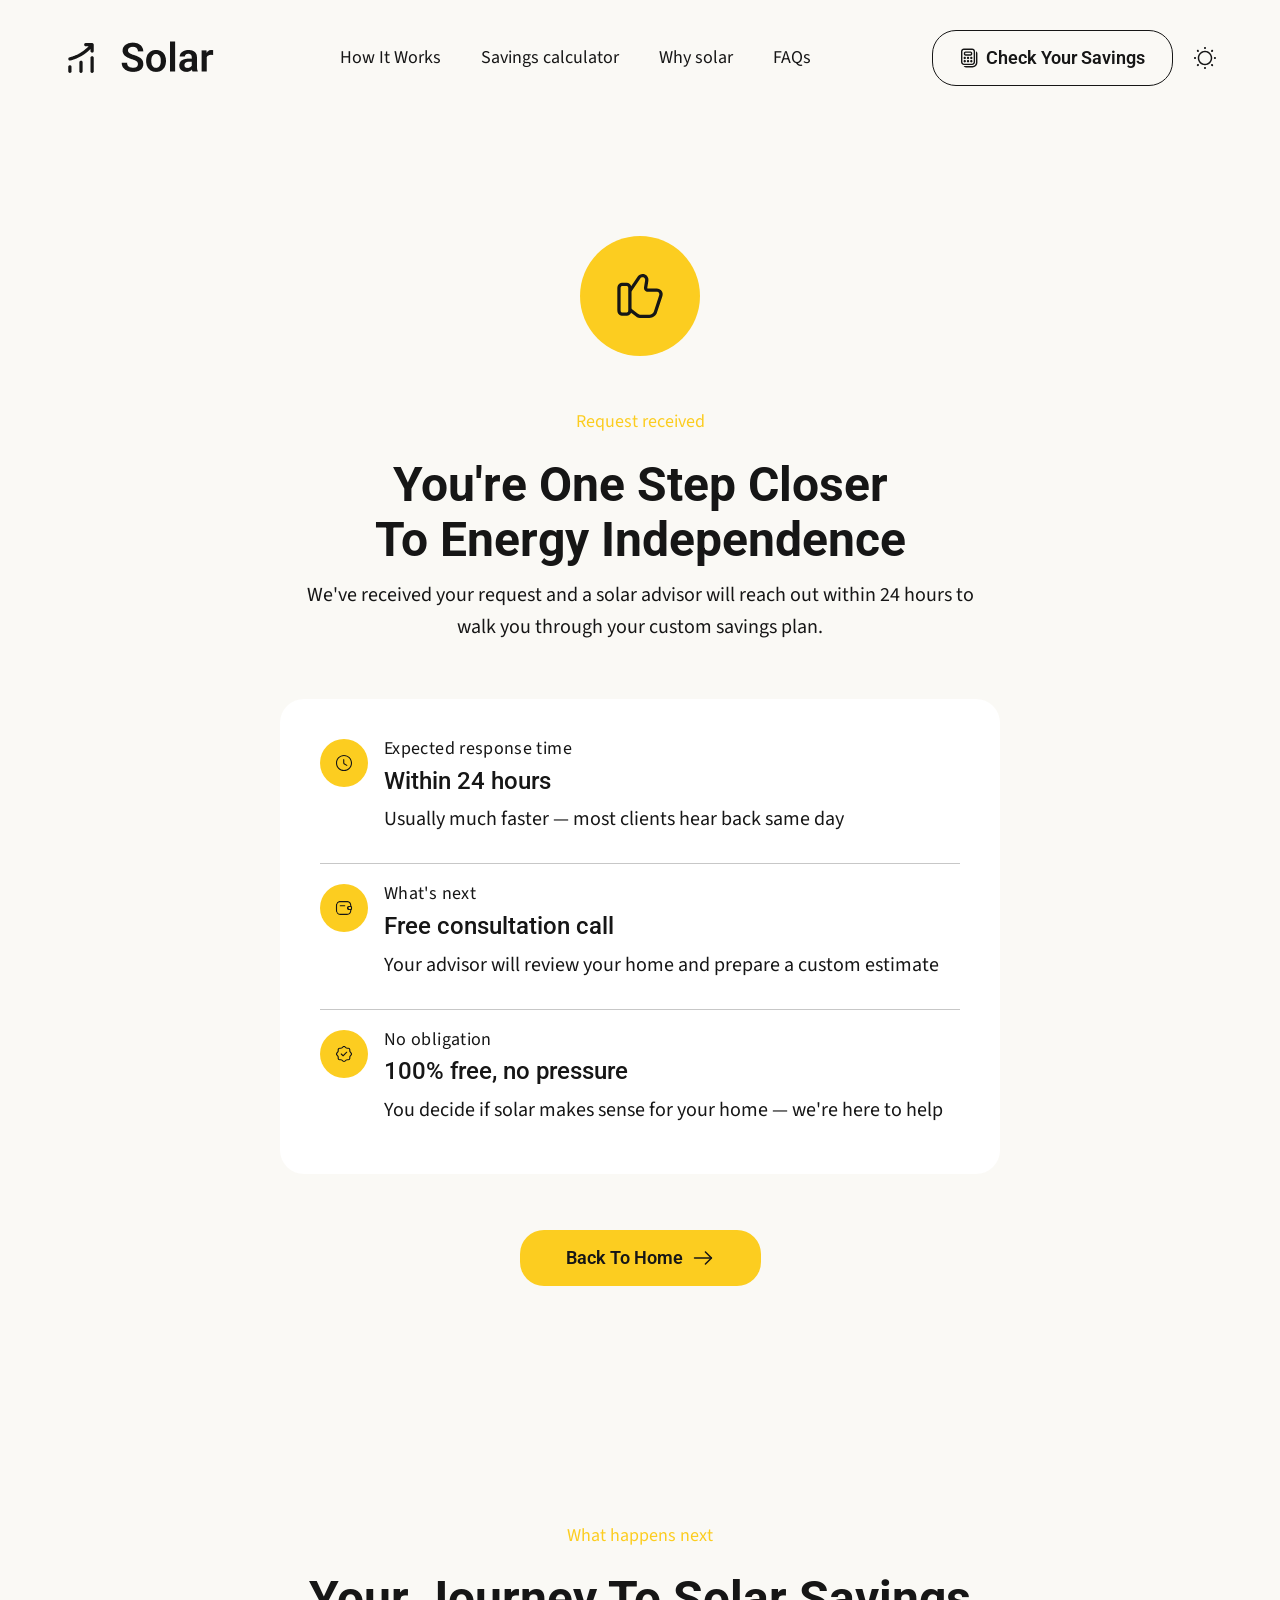
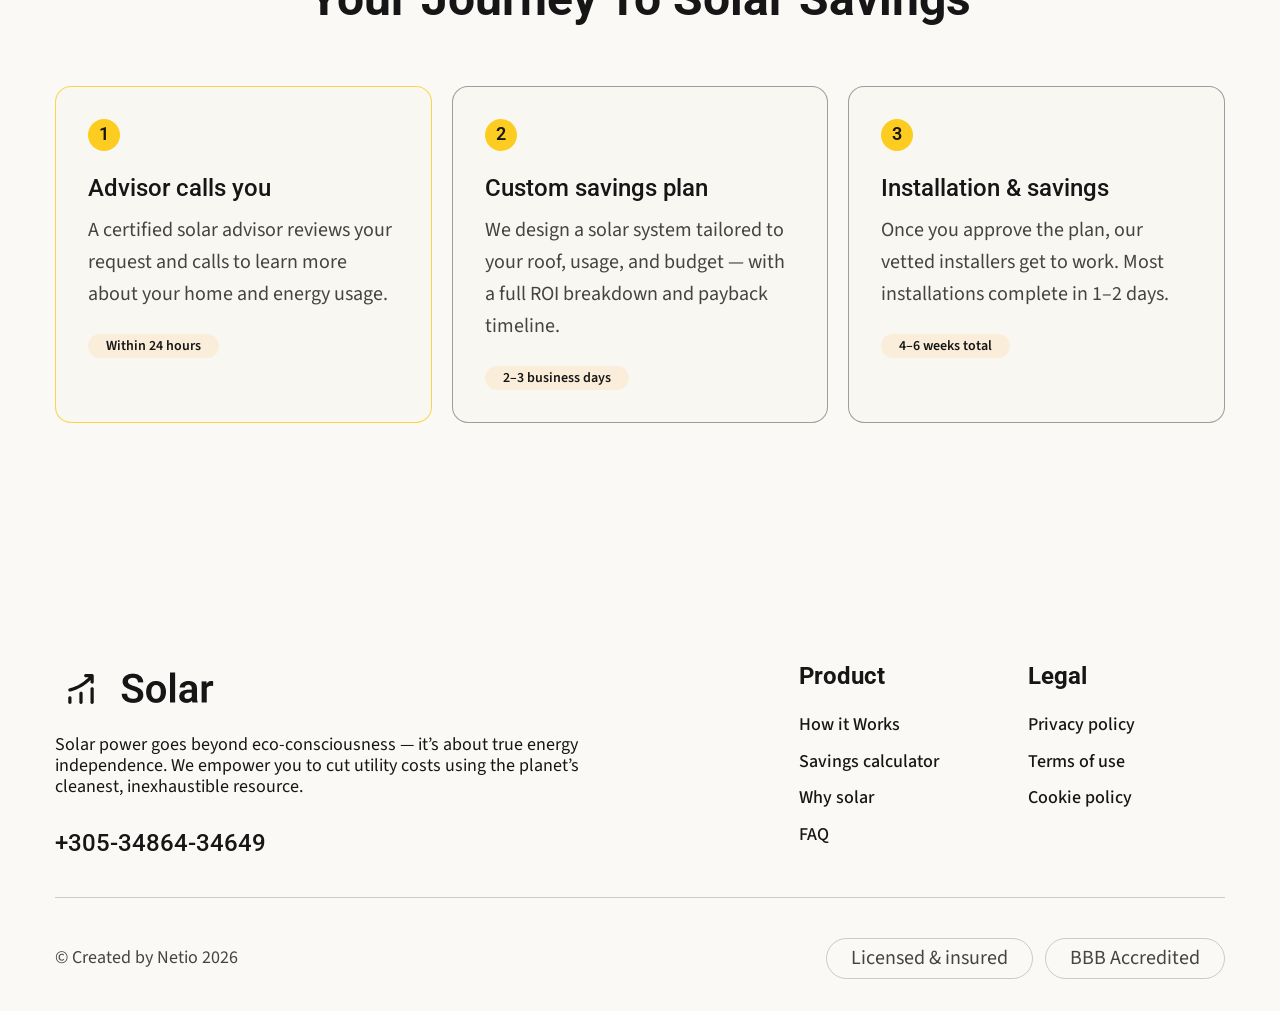
<file: thank-you.html>
<!DOCTYPE html>
<html lang="en">
    <head>
        <meta charset="UTF-8">
        <meta name="viewport" content="width=device-width, initial-scale=1.0">
        <title>Solar</title>
        <link rel="stylesheet" href="https://cdnjs.cloudflare.com/ajax/libs/modern-normalize/1.1.0/modern-normalize.css"
                integrity="sha512-Y0MM+V6ymRKN2zStTqzQ227DWhhp4Mzdo6gnlRnuaNCbc+YN/ZH0sBCLTM4M0oSy9c9VKiCvd4Jk44aCLrNS5Q=="
                crossorigin="anonymous"
                referrerpolicy="no-referrer" />
        <link rel="icon" href="./assets/images/favicon.png" type="image/png">        

        <!-- fonts -->
        <link rel="preconnect" href="https://fonts.googleapis.com">
        <link rel="preconnect" href="https://fonts.gstatic.com" crossorigin>
        <link href="https://fonts.googleapis.com/css2?family=Roboto:ital,wght@0,100..900;1,100..900&family=Source+Sans+3:ital,wght@0,200..900;1,200..900&display=swap" rel="stylesheet">

        <!-- styles -->
        <link rel="stylesheet" href="./css/styles.css">
        <script src="./assets/js/main.js" defer></script>


    </head>
    <body>

        <header>
            <div class="container header-container">
                <a href="./index.html">
                    <img src="./assets/images/logo.png" alt="logo" class="header__logo"> 
                </a>
                <nav class="header__nav" id="main-nav" aria-label="Main navigation">
                    <div class="mobile-menu__top">
                        <a href="./index.html">
                            <img src="./assets/images/logo.png" alt="logo" class="header__logo">
                        </a>
                        <button class="menu-toggle menu-toggle--close" type="button" aria-label="Close menu">
                            <span></span>
                            <span></span>
                        </button>
                    </div>
                    <ul class="header__list-menu">
                        <li class="list-menu-item"><a href="./index.html#how-it-works" class="list-menu-link">How It Works</a></li>
                        <li class="list-menu-item"><a href="./index.html#calculator" class="list-menu-link">Savings calculator</a></li>
                        <li class="list-menu-item"><a href="./index.html#why-go-solar" class="list-menu-link">Why solar</a></li>
                        <li class="list-menu-item"><a href="./index.html#faq" class="list-menu-link">FAQs</a></li>
                    </ul> 
                </nav>
                <div class="header__buttons">
                    <a href="./index.html#calculator" class="secondary-btn">
                        <svg>
                            <use href="./assets/images/symbol-defs.svg#icon-calculator"></use>
                        </svg>
                        Check your savings
                    </a>
                    <button class="theme-toggle" id="theme-toggle" aria-label="Toggle dark mode">
                        <svg>
                            <use href="./assets/images/symbol-defs.svg#icon-sun"></use>
                        </svg>
                    </button>
                    <button class="menu-toggle menu-toggle--open" type="button" aria-controls="main-nav" aria-expanded="false" aria-label="Open menu">
                        <svg>
                            <use href="./assets/images/symbol-defs.svg#icon-menu"></use>
                        </svg>
                    </button>
                </div>
            </div>
        </header>

        <main>
            <section class="success-top">
                <div class="container">
                    <div class="success-top__container">
                        <svg class="success-top__icon">
                            <use href="./assets/images/symbol-defs.svg#icon-thumb-up"></use>
                        </svg>
                        <div class="section__header">
                            <p class="mini-header">Request received</p>
                            <h2 class="caption-h2">You're one step closer <br>to energy independence</h2>
                            <p class="subtitle">We've received your request and a solar advisor will reach out within 24 hours to walk you through your custom savings plan.</p>
                        </div>
                        <ul class="success-top__list">
                            <li class="success-top__item">
                                <svg>
                                    <use href="./assets/images/symbol-defs.svg#icon-clock"></use>
                                </svg>
                                <div>
                                    <p class="small-header">Expected response time</p>
                                    <h3>Within 24 hours</h3>
                                    <p class="subtext">Usually much faster — most clients hear back same day</p>
                                </div>
                            </li>
                            <li class="success-top__item">
                                <svg>
                                    <use href="./assets/images/symbol-defs.svg#icon-wallet"></use>
                                </svg>
                                <div>
                                    <p class="small-header">What's next</p>
                                    <h3>Free consultation call</h3>
                                    <p class="subtext">Your advisor will review your home and prepare a custom estimate</p>
                                </div>
                            </li>
                            <li class="success-top__item">
                                <svg>
                                    <use href="./assets/images/symbol-defs.svg#icon-verify"></use>
                                </svg>
                                <div>
                                    <p class="small-header">No obligation</p>
                                    <h3>100% free, no pressure</h3>
                                    <p class="subtext">You decide if solar makes sense for your home — we're here to help</p>
                                </div>
                            </li>
                        </ul>
                        <a href="./index.html" class="primary-btn">
                            Back to home
                            <svg>
                                <use href="./assets/images/symbol-defs.svg#icon-arrow"></use>
                            </svg>
                        </a>
                    </div>
                </div>
            </section>


            <section class="success-bottom">
                <div class="container">
                    <div class="success-bottom__container">
                        <div class="section__header">
                            <p class="mini-header">What happens next</p>
                            <h2 class="caption-h2">Your journey to solar savings</h2>
                        </div>
                        <ul class="success-steps">
                            <li class="success-step success-step--active">
                                <div class="success-step__num">1</div>
                                <h3>Advisor calls you</h3>
                                <p>A certified solar advisor reviews your request and calls to learn more about your home and energy usage.</p>
                                <div class="success-step__tag">
                                    Within 24 hours
                                </div>  
                            </li>
                            <li class="success-step">
                                <div class="success-step__num">2</div>
                                <h3>Custom savings plan</h3>
                                <p>We design a solar system tailored to your roof, usage, and budget — with a full ROI breakdown and payback timeline.</p>
                                <div class="success-step__tag">
                                    2–3 business days
                                </div>  
                            </li>
                            <li class="success-step">
                                <div class="success-step__num">3</div>
                                <h3>Installation & savings</h3>
                                <p>Once you approve the plan, our vetted installers get to work. Most installations complete in 1–2 days.</p>
                                <div class="success-step__tag">
                                    4–6 weeks total
                                </div>  
                            </li>
                        </ul> 
                    </div>
                </div>
            </section>


        </main>
        
        <footer class="footer">
            <div class="container">
                <div class="footer-top">
                    <div class="footer-info">
                        <a href="#" class="footer-logo">
                            <img src="./assets/images/logo.png" alt="footer logo">
                            <!-- <span>Solar</span> -->
                        </a>
                        <p class="footer-text">
                            Solar power goes beyond eco-consciousness — it’s about true energy independence.
                            We empower you to cut utility costs using the planet’s cleanest, inexhaustible resource.
                        </p>
                        <a href="tel:+3053486434649" class="footer-phone">
                            +305-34864-34649
                        </a>
                    </div>

                    <div class="footer-links">
                        <div class="footer-column">
                            <h4>Product</h4>
                            <a href="#">How it Works</a>
                            <a href="#">Savings calculator</a>  
                            <a href="#">Why solar</a>
                            <a href="#">FAQ</a>
                        </div>

                        <div class="footer-column">
                            <h4>Legal</h4>
                            <a href="#">Privacy policy</a>
                            <a href="#">Terms of use</a>
                            <a href="#">Cookie policy</a>
                        </div>
                    </div>
                    <a href="#contact-form" class="primary-btn">Get my free quote</a>
                </div>

                <div class="footer-bottom">
                    <p class="footer-copy">
                        © Created by Netio 2026
                    </p>
                    <div class="footer-badges">
                        <span>Licensed & insured</span>
                        <span>BBB Accredited</span>
                    </div>
                </div>
            </div>
        </footer>

    </body>
</html>
</file>
<file: css/styles.css>
*, ::before, ::after{
    margin: 0;
    padding: 0;
    box-sizing: border-box;
}

html, body{
    scroll-behavior: smooth;
    font-family: var(--font-primary);
    background: var(--bg);
    color: var(--primary-color);
    transition: all 0.3s ease;
}

body.menu-open{
    overflow: hidden;
}

img {
    display: block;
    max-width: 100%;
    height: auto;
}

a {
    text-decoration: none;
}

ul{
    list-style: none;
}


:root{
    --font-primary: "Roboto", sans-serif;
    --font-secondary: "Source Sans 3", sans-serif;

    --color-accent: #FCCD20;
    --color-accent-80: #FCCD20CC;

    --logo-width: 164px;
    --color-green: #00A63E;
    --color-orange: #D4920A;

    --bg: #FAF9F5;
    --primary-color:#161616;
    --text-80: #161616CC;

    --primary-text-color-btn: #161616;

    --item-primary-bg: #FFFFFF;
    --item-secondary-bg: #FAFAFA;


    --tag: #FAEEDA;
    --link: #2F00FF;
    --link-hover: #0051FF;
    --link-pressed: #180084;
    --card-bg: #F9F7F2;
    --form-bg: #F9F7F2;
    --line: #16161633;
    --house-img-tag-bg: #FAEEDA;
    --step-num: #161616;

    --card-border: 1px solid #16161633; 
    --accordion-border: 1px solid #161616CC;
    --accordion-button-border: 1px solid #16161633;
    --buttons-border: 1px solid #161616CC;
    --step-border: 1px solid #16161666; 
    --form-border: 1px solid #1616161F;
    --input-border: 1px solid #16161666;
    --select-bg: #F9F7F2;

    --shadow: 1px 1px 12px 0 rgba(22, 22, 22, 0.20);
    --faq-bg: #FAF9F5;

    /* range */
    --circle: #FFFFFF;
    --track: #1616163D;
    --track-border: 1px solid #16161652;
    --range-thumb-state-shadow: 0 0 0 6px #16161652, 2px 2px 8px 0px #0000001A;


    /* buttons */
    --button-pressed: #FFFF00;
    --button-disabled: #E5E5E5;
    --button-hover: #F7FE3D;
    --secondary-btn-hover: #FCCD20;
    --secondary-btn-pressed: #FCCD2033;
    --secondary-btn-pressed-border: 1px solid #FCCD20CC;
  


    --main-img-bg:radial-gradient(
        circle,
        rgba(252, 205, 3, 1) 0%,
        rgba(247, 255, 0, 1) 100%,
        transparent 12%
    );

    --shadow-why-go-solar-hover: 0px 0px 12px 0px #FCCD201F;
    --why-go-solar-border: 1px solid #16161633;


    --toggle-hover-bg: #FCCD201A;
    --toggle-hover-border: 1px solid #FCCD203D;
    --toggle-pressed-bg: #FCCD207A;
    --toggle-pressed-border: 1px solid #FCCD2099;



    --footer-underline: 1px solid #16161633;

    --success-list-bg: #ffffff;
    --success-list-border: none;
    --success-list-underline: 1px solid #1616163D;

    --error-nav-tags-bg:#FFFFFF;
    --error-nav-tags-border:1px solid #1616161F;

    --error-sun-bg:radial-gradient(50% 50% at 50% 50%, rgba(255, 233, 153, 0.6) 0%, rgba(255, 251, 238, 0.6) 100%);

}


body.dark{
    --bg: #161616;
    --primary-color: #F9F7F2;
    --text-80: #F9F7F2CC;

    --item-primary-bg:#F9F7F21F;
    --item-secondary-bg: #F9F7F21F;

    --tag: #F9F7F2;
    --link: #0076FD;
    --link-hover: #0051FF;
    --link-pressed: #180084;
    --card-bg: #F9F7F21F;
    --form-bg: #F9F7F214;
    --line: #F9F7F2CC;
    --house-img-tag-bg: #FFF3C5;

    --card-border: 1px solid #F9F7F233;
    --accordion-border: 1px solid #F9F7F299;
    --accordion-button-border: 1px solid #F9F7F01A;
    --buttons-border: 1px solid #F9F7F2CC;
    --step-border: 1px solid #F9F7F266;
    --form-border: 1px solid #F9F7F21F;
    --input-border: 1px solid #F9F7F266;

    --select-bg: #161616;

    --shadow: none;
    --faq-bg: #F9F7F21F;

    --circle: #161616;
    --track: #FFFFFF52;
    --track-border: 1px solid #FFFFFF3D;
    --range-thumb-state-shadow: 0 0 0 6px #F9F7F266;

    --main-img-bg:radial-gradient(25.83% 25.83% at 50.06% 52.98%, rgba(252, 205, 32, 0.06) 0%, rgba(247, 255, 0, 0.06) 99.99%);

;

    --shadow-why-go-solar-hover: 0px 0px 12px 0px #FCCD201F;
    --why-go-solar-border: none;

    --toggle-hover-bg: #F9F7F266;
    --toggle-hover-border: 1px solid #F3F3F333;
    --toggle-pressed-bg: #F9F7F299;
    --toggle-pressed-border: 1px solid #D9D9D933;

    --footer-underline: 1px solid #F9F7F266;

    --success-list-bg:#F9F7F21F;
    --success-list-border: 1px solid #F9F7F21F;
    --success-list-underline: 1px solid #F9F7F23D;

    --error-nav-tags-bg:#F9F7F21F;
    --error-nav-tags-border:1px solid #F9F7F233;

    --error-sun-bg:radial-gradient(50% 50% at 50% 50%, rgba(255, 201, 0, 0.24) 0%, rgba(45, 37, 3, 0.24) 100%);
}




/* Desktop large */
@media (max-width: 1440px){

}

/* Laptop */
@media (max-width: 1200px){

}

/* Tablet horizontal */
@media (max-width: 992px){

}

/* Tablet */
@media (max-width: 768px){

}

/* Mobile */
@media (max-width: 576px){

}

/* Small mobile */
@media (max-width: 400px){

}









.container {
    max-width: 1200px;
    margin: 0 auto;
    padding: 0 15px;
}

/* Desktop large
@media (max-width: 1440px) {
    .container {
        max-width: 1200px;
    }
} */

/* Laptop */
@media (max-width: 1200px) {
    .container {
        max-width: 100%;
        padding-left: 40px;
        padding-right: 40px;
    }
}

@media (max-width: 992px){
     .container {
        padding-left: 60px;
        padding-right: 60px;
    }
}


/* Mobile */
@media (max-width: 576px){

}

/* Small mobile */
@media (max-width: 400px){

}

.caption-h1{
    color: var(--primary-color);
    font-size: 64px;
    font-weight: 700;
    text-transform: uppercase;
    line-height: 1.1;
}

.mini-header{
    color: var(--color-accent);
    font-family: var(--font-secondary);
    font-size: 18px;
    letter-spacing: 2%;
    margin-bottom: 24px;
}

.caption-h2{
   font-weight: 700;
   font-size: 48px;
   color: var(--primary-color);
   text-transform: capitalize;
   /* line-height: 1.1; */
}

.subtitle{
    font-family: var(--font-secondary);
    font-size: 20px;
    margin-top: 12px;    
    color: var(--primary-color);
    line-height: 1.6;
}

.section__header{
    text-align: center;
}

/* Laptop */
@media (max-width: 1200px) {
    .caption-h1 {
        font-size: 56px;
    }

    .caption-h2 {
        font-size: 48px;
    }
}

/* Tablet */
@media (max-width: 768px){
    .section__header{
        text-align: left;
    }
}

.primary-btn, .secondary-btn{
    display: flex;
    align-items: center;
    gap: 8px;
    justify-content: center;
    font-size: 18px;
    border-radius: 24px;
    /* padding: 18px 24px; */
    width: 241px;
    height: 56px;
    cursor: pointer;
    text-transform: capitalize;
    font-weight: 600;
    transition:
        opacity 0.3s ease,
        color 0.3s ease,
        transform 0.3s ease;
}

.primary-btn{
    --btn-x: 50%;
    --btn-y: 50%;
    background-color: var(--color-accent);
    background-image: none;
    background-position: center;
    border: none;
    color: var(--primary-text-color-btn);

}

.primary-btn:hover{
    background-image: radial-gradient(circle 150px at var(--btn-x) var(--btn-y), var(--button-hover) 0%, rgba(247, 254, 61, 0.8) 36%, rgba(247, 254, 61, 0.35) 58%, transparent 72%);
}

.primary-btn:active{
    background: var(--button-pressed);
}

.primary-btn[aria-disabled="true"], .secondary-btn[aria-disabled="true"]{
    background-color: var(--button-disabled);
    color: #16161633;
    border: none;
    cursor: not-allowed;
    pointer-events: none;
}

.secondary-btn{
    border: 1px solid var(--primary-color);
    background: transparent;
    color: var(--primary-color);
}

.secondary-btn:hover{
    color: var(--secondary-btn-hover);
    border: 1px solid var(--secondary-btn-hover);
}

.secondary-btn:active{
    background: var(--secondary-btn-pressed);
    border: var(--secondary-btn-pressed-border);
    color: var(--primary-text-color-btn);
}

.primary-btn svg{
    width: 24px;
    height: 24px;
    fill: currentColor;
    transition:
        opacity 0.3s ease,
        fill 0.3s ease,
        transform 0.3s ease;
}

.secondary-btn svg{
    width: 17px;
    height: 20px;
    fill: currentColor;
    transition: fill 0.3s ease;
}

/* ------------------------- MAIN STYLES END ------------------------- */




/* ------------------------- HEADER ------------------------- */

.header-container{
    display: flex;
    justify-content: space-between;
    align-items: center;
    padding-top: 30px;
    padding-bottom: 30px;
}

.header__logo{
    width: var(--logo-width);
}

body.dark .header__logo,
body.dark .footer-logo img {
    filter: invert(1);
}

.header__list-menu{
    display: flex;
    gap: 40px; 
}

.mobile-menu__top,
.menu-toggle{
    display: none;
}

.list-menu-link{
    font-family: var(--font-secondary);
    color: var(--primary-color);
    font-size: 18px;
    cursor: pointer;
    transition: color 0.3s ease;
}

.list-menu-link:hover{
    color: var(--color-accent);
}

.header__buttons{
    display: flex;
    align-items: center;
    gap: 12px;
}

.theme-toggle{
    width: 40px;
    height: 40px;
    border: 1px solid transparent;
    border-radius: 50%;
    color: var(--primary-color);
    background: transparent;
    cursor: pointer;
    display: flex;
    align-items: center;
    justify-content: center;
    transition: background-color 0.2s ease, border-color 0.2s ease;
}

.theme-toggle:hover{
    border: var(--toggle-hover-border);
    background: var(--toggle-hover-bg);
}


.theme-toggle:active{
    border: var(--toggle-pressed-border);
    background: var(--toggle-pressed-bg);
}

.theme-toggle[aria-disabled="true"]{
    border: none;
    background: var(--button-disabled);
    cursor: not-allowed;
    pointer-events: none;
}

.theme-toggle svg{
    width: 24px;
    height: 24px;
    fill: var(--primary-color);
    transition: transform 0.3s ease;
}

body.dark .theme-toggle svg{
    transform: rotate(360deg);
}

/* Laptop */
@media (max-width: 1200px) {
    :root{
        --logo-width: 138px;
    }

    .header__list-menu{
        gap: 24px;
    }

    .list-menu-link{
        font-size: 16px;
    }

    .header__buttons .secondary-btn{
        width: 210px;
        font-size: 15px;
    }
}

.menu-toggle{
    width: 40px;
    height: 40px;
    border: 1px solid transparent;
    box-sizing: border-box;
    border-radius: 50%;
    color: var(--primary-color);
    background: transparent;
    cursor: pointer;
    align-items: center;
    justify-content: center;
    position: relative;
    transition: background-color 0.2s ease, border-color 0.2s ease;
}

.menu-toggle:hover{
    border: var(--toggle-hover-border);
    background: var(--toggle-hover-bg);
}

.menu-toggle span{
    position: absolute;
    width: 22px;
    height: 2px;
    left: 50%;
    top: 50%;
    border-radius: 2px;
    background: currentColor;
    transform-origin: center;
}

.menu-toggle svg{
    width: 24px;
    height: 24px;
    fill: currentColor;
}

/* .menu-toggle--close span{
    width: 22px;
    left: 9px;
    top: 19px;
} */

.menu-toggle--close span:first-child{
    transform:
        translate(-50%, -50%)
        rotate(45deg);
}

.menu-toggle--close span:last-child{
    transform:
        translate(-50%, -50%)
        rotate(-45deg);
}

/* Tablet horizontal */
@media (max-width: 992px) {
    :root{
        --logo-width: 118px;
    }

    .header-container{
        padding-top: 56px;
        padding-bottom: 44px;
    }

    .header__buttons .secondary-btn{
        display: none;
    }

    .menu-toggle--open{
        display: flex;
    }

    .header__nav{
        position: fixed;
        inset: 0;
        z-index: 20;
        display: flex;
        flex-direction: column;
        padding: 56px 44px;
        background: var(--bg);
        color: var(--primary-color);
        opacity: 0;
        visibility: hidden;
        pointer-events: none;
        transform: translateX(16px);
        transition: opacity 0.25s ease, transform 0.25s ease, visibility 0.25s ease;
    }

    .header__nav.is-open{
        opacity: 1;
        visibility: visible;
        pointer-events: auto;
        transform: translateX(0);
    }

    .mobile-menu__top{
        display: flex;
        align-items: center;
        justify-content: space-between;
    }

    .menu-toggle--close{
        display: flex;
    }

    .header__nav .header__list-menu{
        flex: 1;
        flex-direction: column;
        align-items: center;
        justify-content: center;
        gap: 32px;
        padding-bottom: 86px;
    }

    .list-menu-link{
        font-family: var(--font-primary);
        font-size: 24px;
        font-weight: 700;
    }
}

/* ------------------------- HEADER END ------------------------- */





/* ------------------------- HERO ------------------------- */
.hero{
    padding-top: 100px;
}

.hero-container{
    display: flex;
    justify-content: space-between;
    align-items: center;
}

.accent-title {
    position: relative;
    display: inline-block;

    font-size: 72px;
    line-height: 1.1;

    color: #FDCC21;
}

/* gradient overlay */

.accent-title::after {
    content: attr(data-text);

    position: absolute;
    inset: 0;

    background: linear-gradient(
        90deg,
        #F7FE3D 25.96%,
        #FCCD20 100%
    );

    -webkit-background-clip: text;
    -webkit-text-fill-color: transparent;

    opacity: 0;

    transition: opacity 0.3s ease;

    pointer-events: none;
}

.accent-title:hover::after {
    opacity: 1;
}

.accent{
    color: var(--color-accent);
}

.hero__text{
    max-width: 387px;
    color: var(--text-80);
    font-family: var(--font-secondary);
    line-height: 1.6;
    margin: 24px 0;
    font-size: 20px;
}

.hero__text span{
    font-weight: 700;
    color: var(--primary-color);
}

.hero__buttons{
    display: flex;
    gap: 12px;
}

.left-side {
    max-width: 488px;
}

.right-side{
    display: flex;
    align-items: center;
    justify-content: center;
}

.hero__image{
    width: 600px;
    position: relative;
    overflow: visible;
    z-index: 1;
    isolation: isolate;
}

.hero__image::before{
    content: '';
    position: absolute;
    top: 50%;
    left: 50%;
    transform: translate(-50%, -50%);
    width: 300px;
    height: 300px;
    background: var(--main-img-bg);
    filter: blur(200px);
    z-index: -1;
    filter: blur(140px);
    will-change: transform;
}

.hero__list-features{
    display: flex;
    justify-content: space-between;
    align-items: center;
    margin-top: 100px;
}

.hero__list-features svg{
    width: 32px;
    height: 32px;
    fill: currentColor;
}

.list-features-item{
    font-weight: 600;
    font-size: 24px;
    color: var(--text-80);
    display: flex;
    gap: 12px;
    align-items: center;
    transition: color 0.2s ease;
}

.list-features-item:hover{
    color: var(--primary-color);
}

/* Laptop */
@media (max-width: 1200px) {
    .hero{
        padding-top: 72px;
    }

    .accent-title{
        /* font-size: 64px; */
    }

    .hero__image{
        width: 520px;
    }
}

@media (max-width: 1140px) {
    .list-features-item{
        font-size: 18px;
    }
    
    .hero__list-features svg{
        width: 24px;
        height: 24px;
    }
}


@media (max-width: 1100px) {
    .hero__image{
        width: 445px;
    }

    .list-features-item{
        /* font-size: 18px; */
    }
}

/* Tablet horizontal */
@media (max-width: 992px) {
    .hero{
        padding-top: 12px;
    }

    .hero-container {
        flex-direction: column;
        align-items: flex-start;
        gap: 36px;
    }

    .left-side {
        order: 1;
    }

    .right-side {
        order: 2;
        width: 100%;
    }

    .caption-h1{
        /* font-size: 64px; */
    }

    /* .accent-title{
        font-size: 64px;
    } */

    .hero__image {
        width: 100%;
        max-width: 570px;
        margin: 0 auto;
    }

    .hero__list-features{
        display: grid;
        grid-template-columns: repeat(2, max-content);
        justify-content: space-between;
        row-gap: 48px;
        margin-top: 88px;
    }

    .list-features-item{
        font-size: 24px;
    }

    .hero__list-features svg{
        width: 30px;
        height: 30px;
    }
}

/* Tablet */
@media (max-width: 768px){
    .list-features-item{
        font-size: 24px;
    }     
}

/* Tablet */
@media (max-width: 675px){
    .list-features-item{
        font-size: 20px;
    }     
}



/* Mobile */
@media (max-width: 576px) {
    .container{
        padding-left: 28px;
        padding-right: 28px;
    }

    .header-container{
        padding-top: 28px;
        padding-bottom: 18px;
    }

    .theme-toggle{
        width: 36px;
        height: 36px;
    }

    .menu-toggle{
        width: 36px;
        height: 36px;
    }

    .header__nav{
        padding: 28px;
    }

    .header__nav .header__list-menu{
        gap: 28px;
        padding-bottom: 54px;
    }

    .hero{
        padding-top: 0;
    }

    .hero-container {
        flex-direction: column;
        gap: 48px;
    }

    .right-side {
        /* order: 1; */
        /* margin-top: 60px; */
        width: 100%;
    }

    .left-side {
        order: 2;
        margin-top: 60px;
        max-width: none;
        width: 100%;
    }

    .hero__image {
        width: 100%;
        max-width: 520px;
        margin: 0 auto;
    }

    .caption-h1,
    .accent-title {
        font-size: clamp(42px, 10.5vw, 64px);
        line-height: 1.18;
    }

    .hero__buttons {
        flex-direction: column;
        align-items: stretch;
        gap: 18px;
    }

    .hero__buttons .primary-btn,
    .hero__buttons .secondary-btn{
        width: 100%;
        height: clamp(64px, 13vw, 80px);
        border-radius: 40px;
        /* font-size: clamp(20px, 4vw, 24px); */
    }

    .hero__buttons .primary-btn svg{
        width: 32px;
        height: 32px;
    }

    .hero__text{
        max-width: none;
        margin: 36px 0;
        font-size: clamp(20px, 4.5vw, 28px);
        line-height: 1.65;
    }

    .hero__list-features {
        /* display: flex; */
        /* flex-direction: column; */
        /* align-items: flex-start; */
        gap: 16px;
    }

    .list-features-item {
        font-size: 16px;
    }

    .hero__image::before{
        width: 200px;
        height: 200px;
    }
}

@media (max-width: 447px) {
     .hero__list-features {
        /* display: flex;
        flex-direction: column;
        align-items: flex-start; */
    }
    .list-features-item {
        font-size: 14px;
        gap: 6px;

    }

    .hero__list-features svg{
        width: 20px;
        height: 20px;
    }
}


/* Small mobile */
@media (max-width: 400px) {
    .container{
        padding-left: 20px;
        padding-right: 20px;
    }

    .header__nav{
        padding: 24px 20px;
    }

    .caption-h1,
    .accent-title {
        font-size: clamp(36px, 11vw, 42px);
    }

    .hero__text{
        font-size: 18px;
        margin: 28px 0;
    }

    .hero__buttons .primary-btn,
    .hero__buttons .secondary-btn{
        height: 60px;
        /* font-size: 18px; */
    }
}





/* ------------------------- HERO END ------------------------- */


/* ------------------------- CALCULATOR SECTION ------------------------- */

.calculator{
    padding-top: 240px;
    padding-bottom: 120px;
}

.calculator-body {
    display: grid;
    grid-template-columns: 1fr 1fr;
    gap: 20px;
    margin-top: 60px;
}

.primary-card, .secondary-card{
    border-radius: 12px;
    padding: 24px;
}

.primary-card {
    background: var(--item-primary-bg);
}

.secondary-card {
    border: var(--card-border);
    background: var(--item-secondary-bg);
}

.left-panel {
    display: flex;
    flex-direction: column;
    gap: 48px;
    padding: 40px;
    height: fit-content;
}

.field {
    display: flex;
    flex-direction: column;
    gap: 20px;
}

.field-top {
    display: flex;
    justify-content: space-between;
    align-items: center;
}

.field label {
    font-size: 24px;
    font-weight: 700;
    color: var(--primary-color);
}

.field-top div {
    font-weight: 700;
    font-size: 32px;
}

/* --- RANGE --- */
input[type="range"] {
    -webkit-appearance: none;
    width: 100%;
    height: 10px;
    /* background: #1616163D; */
    background: transparent;
    border-radius: 20px;
    outline: none;
    border: var(--track-border); 
}

/* line (webkit) */
input[type="range"]::-webkit-slider-runnable-track {
    height: 10px;
    background: linear-gradient(
        to right,
        var(--color-accent) 0%,
        var(--color-accent) var(--progress, 0%),
        var(--track) var(--progress, 0%),
        var(--track) 100%
    );
    border-radius: 20px;
    border: none;
}

/* circle */
input[type="range"]::-webkit-slider-thumb {
    -webkit-appearance: none;
    box-sizing: border-box;
    width: 26px;
    height: 26px;
    background: var(--circle);
    border-radius: 50%;
    cursor: pointer;
    margin-top: -8px;
    border: 1px solid var(--color-accent);
    box-shadow: 0 0 0 1px rgba(252, 205, 32, 0.2),
                0 0 6px rgba(252, 205, 32, 0.6);
    transition: box-shadow 0.3s ease;
}

input[type="range"]:hover::-webkit-slider-thumb,
input[type="range"]:active::-webkit-slider-thumb {
    box-shadow: var(--range-thumb-state-shadow);
}

.presets {
    display: flex;
    gap: 8px;
    margin-top: 6px;
}

.presets button {
    border: var(--buttons-border);
    background: transparent;
    padding: 6px 12px;
    border-radius: 8px;
    cursor: pointer;
    font-size: 14px;
    color: var(--text-80);
    font-family: var(--font-secondary);
}

.presets button.active {
    color: var(--primary-color);
    font-weight: 600;
}

.range-labels {
    display: flex;
    justify-content: space-between;
    font-size: 12px;
}

.full {
    width: 100%;
    margin-top: 10px;
}

.right-panel {
    display: flex;
    flex-direction: column;
    gap: 16px;
}

.result-big p{
    font-weight: 700;
    font-size: 24px;
    line-height: 1;
    color: var(--text-80);
}

.result-big h3 {
    font-weight: 700;
    font-size: 48px;
    line-height: 1;
    margin-top: 12px;
    color: var(--primary-color);
}

.result-big small {
    font-family: var(--font-secondary);
    font-size: 20px;
    margin-top: 12px;
    display: block;
    line-height: 1.6;
    margin-top: 18px;
    color: var(--primary-color);
}

.result-grid {
    display: grid;
    grid-template-columns: repeat(3, 1fr);
    gap: 12px;
}

.result-grid .secondary-card {
    padding: 24px;
}

.result-grid .secondary-card p{
    font-size: 18px;
    color: var(--text-80);
    margin-bottom: 10px;
}

.result-grid .secondary-card span{
    font-family: var(--font-secondary);
    font-weight: 700;
    font-size: 32px;
}

.green {
    color: var(--color-green);
    font-weight: 600;
}

.orange {
    color: var(--color-orange);
    font-weight: 600;
}

.row {
    display: flex;
    justify-content: space-between;
    margin-top: 12px;
    font-size: 20px;
    color: var(--primary-color);
    font-family: var(--font-secondary);
}

.bold {
    font-weight: 700;
}

.row.bold > span{
    margin-top: 24px;
    margin-bottom: 24px;
}

.right-bottom-card>p{
    font-weight: 700;
    font-size: 24px;
    color: var(--primary-color);
    margin-bottom: 24px;    
}

.line{
    width: 100%;
    height: 1px;
    background: var(--line);
    margin-top: 18px;
}

.title-monthly-payment{
    font-family: var(--font-secondary);
    font-size: 20px;
    color: var(--primary-color);  
}

.monthly{
    font-family: var(--font-secondary);
    font-weight: 700;
    font-size: 32px; 
    color: var(--primary-color);   
    margin-top: 12px;
    margin-bottom: 12px;
}

.sub-small{
    color: var(--text-80);
    font-family: var(--font-secondary);
    font-size: 14px;
}

.disclaimer{
    font-family: var(--font-secondary);
    font-size: 20px;
    text-align: center;
    line-height: 1.6;
    color: var(--primary-color);
    margin-top: 60px;

}

@media (max-width: 992px) {
    .calculator-body {
        grid-template-columns: 1fr;
    }

    .left-panel,
    .right-panel {
        width: 100%;
    }

    .result-grid {
        grid-template-columns: repeat(3, minmax(0, 1fr));
    }
}





/* Mobile */
@media (max-width: 576px) {

    .calculator {
        padding-top: 120px;
        padding-bottom: 100px;
    }

    .calculator-body {
        gap: 16px;
        margin-top: 40px;
    }

    .primary-card,
    .secondary-card,
    .left-panel,
    .result-grid .secondary-card {
        padding: 20px;
    }

    .left-panel {
        gap: 36px;
    }

    .field-top {
        gap: 8px;
    }

    .field label,
    .result-big p,
    .right-bottom-card > p {
        font-size: 20px;
    }

    .field-top div{
        font-size: 20px;
    }

    .result-big h3 {
        font-size: 32px;
        margin-top: 18px;
    }

    .result-grid {
        grid-template-columns: repeat(2, 1fr);
        gap: 10px;
    }

    /* first + last wide */

     .result-grid {
        display: grid;
        grid-template-columns: repeat(2, 1fr);
        gap: 10px;
    }

    .result-grid .secondary-card:last-child {
        grid-column: span 2;
    }

    .br {
        display: none;
    }
}

/* ------------------------- CALCULATOR SECTION END ------------------------- */





/* ------------------------- WHY GO SOLAR SECTION ------------------------- */

.why-go-solar{
    padding-top: 120px;
    padding-bottom: 120px;
}

.why-go-solar__list{
    margin-top: 60px;
    display: grid;
    grid-template-columns: repeat(3, 1fr);
    justify-content: space-between;
    align-items: center;
    gap: 20px;
}

.why-go-solar__list-item{
    background: var(--item-secondary-bg);
    border-radius: 16px;
    padding: 40px 32px;
    border: var(--why-go-solar-border);
    max-width: 387px;
    min-width: 290px;
    transition: all 0.3s ease;
}

.why-go-solar__list-item:hover{
    border-color: var(--why-go-solar-border);
    box-shadow: var(--shadow-why-go-solar-hover);
}


/* Tablet horizontal */
@media (max-width: 992px) {
    .why-go-solar__list {
        grid-template-columns: 1fr;
        margin-top: 48px;
    }
    .why-go-solar__list-item{
        max-width: 100%;  
        min-width: 0;
    }

}

/* Mobile */
@media (max-width: 576px) {
    .why-go-solar__list {
        margin-top: 40px;
        gap: 16px;
    }

    .why-go-solar__list-item {
        padding: 28px 24px;
    }
}

.saving-card__line {
    position: relative;

    width: 64px;
    height: 2px;

    background: #FDCC21;

    border-radius: 2px;

    margin-bottom: 24px;

    overflow: hidden;
}

/* gradient overlay */

.saving-card__line::after {
    content: "";

    position: absolute;
    inset: 0;

    background: linear-gradient(
        90deg,
        #F7FE3D 25.96%,
        #FCCD20 100%
    );

    opacity: 0;

    transition: opacity 0.3s ease;
}

/* hover */

.why-go-solar__list-item:hover .saving-card__line::after {
    opacity: 1;
}

.why-go-solar__list-item:hover .saving-card__line{
    background: linear-gradient(90deg, #F7FE3D 25.96%, #FCCD20 100%);
}

.saving-card__value {
    font-size: 48px;
    font-weight: 700;
    margin-bottom: 12px;
    color:  var(--primary-color);
}

.saving-card__value span {
    color: var(--color-accent);
}

.saving-card__title {
    font-size: 24px;
    font-weight: 700;
    margin-bottom: 12px;
    color: var(--primary-color);
}

.saving-card__text {
    font-size: 16px;
    line-height: 1.6;
    color: var(--primary-color);
    margin-bottom: 24px;
    /* max-width: 264px; */
}
.saving-card__tag {
    display: inline-block;
    background: var(--tag);
    padding: 4px 18px;
    border-radius: 24px;
    font-size: 14px;
    font-family: var(--font-secondary);
    font-weight: 600;
    color: #161616;
}

/* Mobile */
@media (max-width: 576px) {
    .saving-card__value {
        /* font-size: 40px; */
    }

    .saving-card__title {
        /* font-size: 22px; */
    }

    .saving-card__text {
        max-width: none;
        /* font-size: 15px; */
    }
}

/* ------------------------- WHY GO SOLAR SECTION END ------------------------- */





/* ------------------------- SOLAR CHECKLIST SECTION ------------------------- */
.solar-checklist{
    padding-top: 120px;
    padding-bottom: 120px;
}

.solar-checklist__container {
    display: flex;
    gap: 60px;
    align-items: flex-start;
    margin-top: 60px;
}

.solar-checklist__image {
    position: relative;
    flex: 1;
}

.accordion {
    flex: 1;
    display: flex;
    flex-direction: column;
    gap: 24px;
}

.accordion-item {
    overflow: hidden;
}

.accordion-header {
    width: 100%;
    display: flex;
    align-items: center;
    gap: 16px;
    padding: 24px;
    border: none;
    background: transparent;
    cursor: pointer;
    border: var(--accordion-border);
    border-radius: 24px;
}

.accordion-num {
    font-weight: 500;
    font-size: 20px;
    color: var(--text-80);
}

.accordion-title {
    flex: 1;
    text-align: left;
    font-weight: 700;
    color: var(--primary-color);
    font-size: 24px;
}

.accordion-icon {
    width: 32px;
    height: 32px;
    border-radius: 50%;

    display: flex;
    align-items: center;
    justify-content: center;

    border: var(--accordion-button-border);
    color: var(--primary-color);
    background: transparent;

    font-size: 28px;
    font-family: var(--font-secondary);

    transition: all 0.3s ease;

    position: relative;
}

.accordion-item.active .accordion-icon {
    background: var(--color-accent);
    border-color: var(--color-accent);
    color: #161616;
}

.accordion-icon::before,
.accordion-icon::after {
    content: "";
    position: absolute;
    width: 14px;
    height: 2px;
    background: currentColor;
}

.accordion-icon::after {
    transform: rotate(90deg);
}

.accordion-item.active .accordion-icon::after {
    display: none;
}

.accordion-content {
    max-height: 0;
    overflow: hidden;
    transition: all 0.3s ease;
    padding: 0 20px;
}

.accordion-item.active .accordion-content {
    max-height: 300px;
    padding: 12px 4px;
}

.accordion-content p {
    font-size: 20px;
    line-height: 1.6;
    font-family: var(--font-secondary);
    color: var(--text-80);

}

.marker {
    position: absolute;
    width: 36px;
    height: 36px;
    border-radius: 50%;
    background: var(--house-img-tag-bg);
    border: 5px solid var(--color-accent);
    display: flex;
    align-items: center;
    justify-content: center;
    font-size: 14px;
    font-weight: 600;
    color:#161616;
    font-family: var(--font-secondary);
    transition: all 0.3s ease;

}

/* .marker:hover{
    background: var(--color-accent);
} */

.marker--1 {
    top: 13%;
    left: 57%;
}

.marker--2 {
    top: 43%;
    left: 14%;
}

.marker--3 {
    bottom: 38%;
    right: 17%;
}

.marker.active {
    background: var(--color-accent);

    /* box-shadow:
        0 0 15px rgba(252, 205, 32, 0.6),
        0 0 30px rgba(252, 205, 32, 0.3);

    transform: scale(1.08); */
}

/* Tablet horizontal */
@media (max-width: 992px) {
    .solar-checklist__container {
        flex-direction: column;
        gap: 40px;
    }

    .solar-checklist__image {
        order: 2;
        width: 100%;
        max-width: 640px;
        margin: 0 auto;
    }

    .accordion {
        width: 100%;
    }
}

/* Mobile */
@media (max-width: 576px) {
    .solar-checklist__container {
        margin-top: 40px;
    }

    .accordion {
        gap: 16px;
    }

    .accordion-header {
        gap: 12px;
        padding: 18px;
        border-radius: 16px;
    }

    .accordion-num {
        font-size: 18px;
    }

    .accordion-title {
        font-size: 20px;
    }

    .accordion-content p {
        /* font-size: 16px; */
    }

    .accordion-icon {
        width: 28px;
        height: 28px;
        flex-shrink: 0;
    }

    .marker {
        width: 30px;
        height: 30px;
        border-width: 4px;
        font-size: 12px;
    }
}

/* ------------------------- SOLAR CHECKLIST END ------------------------- */





/* ------------------------- HOW IT WORKS SECTION ------------------------- */
.how-it-works{
    padding-top: 120px;
    padding-bottom: 120px;
}

.steps {
    display: grid;
    grid-template-columns: repeat(4, 1fr);
    gap: 20px;
    margin-top: 60px;
}

.step {
    position: relative;
    padding: 28px;
    border-radius: 16px;
    background: var(--card-bg);
    border: var(--step-border);
    transition: all 0.3s ease;
}

.step:hover{
    border-color: var(--text-80);
}

.step--active {
    border: 1px solid var(--color-accent-80);
    transition: all 0.3s ease;

}

.step--active:hover{
    border-color: var(--color-accent);
}

.step__num {
    width: 32px;
    height: 32px;
    display: flex;
    align-items: center;
    justify-content: center;
    border-radius: 50%;
    background: var(--color-accent);
    color: var(--step-num);
    font-size: 18px;
    font-weight: 600;
    margin-bottom: 12px;
}

.step h3 {
    font-size: 24px;
    font-weight: 500;
    margin-bottom: 12px;
    color: var(--primary-color);
}

.step span {
    font-size: 20px;
    line-height: 1.6;
    color: var(--primary-color);
    font-family: var(--font-secondary);
}


.step p {
    font-size: 19px;
    line-height: 1.6;
    color: var(--text-80);
    font-family: var(--font-secondary);
}

.step__arrow {
    position: absolute;
    top: 25px;
    right: -18px;
    transform: translateY(-50%);
    width: 14px;
    height: 14px;
    color: var(--text-80);
    pointer-events: none;
}

.step__arrow svg {
    display: block;
    width: 100%;
    height: 100%;
    fill: currentColor;
}

.steps + .primary-btn {
    /* display: block; */
    margin: 24px auto 0;
}

/* Tablet horizontal */
@media (max-width: 992px) {
    .steps {
        grid-template-columns: repeat(2, 1fr);
        margin-top: 48px;
    }

    .step:nth-child(2) .step__arrow{
        display: none;
    }

    .step h3 {
        /* font-size: 22px; */
    }
}

/* Mobile */
@media (max-width: 576px) {
    .steps {
        grid-template-columns: 1fr;
        gap: 28px;
        margin-top: 40px;
    }

    .step:nth-child(2) .step__arrow{
        display: block;
    }

   .step__arrow {
        top: 105%;
        right: 94%;
        /* bottom: -18px;  */
        transform: translateX(50%) rotate(90deg);
    }

    .step {
        padding: 20px;
    }

    .step h3 {
        /* font-size: 20px; */
    }

    .steps + .primary-btn {
        width: 100%;
    }
}


/* ------------------------- HOW IT WORKS SECTION END ------------------------- */





/* -------------------------  TAX CREDIT SECTION ------------------------- */

.tax-credit {
    padding: 120px 0;
}

.tax-credit__container {
    display: flex;
    gap: 80px;
    align-items: center;
}

.tax-credit__left {
    flex: 1;
    text-align: center;
}

.tax-credit__percent {
    font-size: 160px;
    font-weight: 700;
    line-height: 1;
}

.tax-credit__percent span:last-child {
    color: var(--primary-color);
}

.tax-credit__percent .accent {
    color: var(--color-accent);
}

.tax-credit__note {
    margin-top: 16px;
    color: var(--primary-color);
    font-family: var(--font-secondary);
    font-size: 20px;
    line-height: 1.6;
}

.tax-credit__right {
    flex: 1;
}

.tax-credit__tag {
    display: inline-block;
    background: var(--tag);
    font-family: var(--font-secondary);
    font-size: 14px;
    color: #161616;
    padding: 6px 12px;
    border-radius: 20px;
    margin-bottom: 16px;
}

.tax-credit__list {
    margin: 24px 0;
    padding: 0;
    list-style: none;
}

.tax-credit__list li {
    position: relative;
    padding-left: 20px;
    margin-bottom: 16px;
    line-height: 1.6;
    color: var(--primary-color);
    font-family: var(--font-secondary);
    font-size: 24px;
}

.tax-credit__list li::before {
    content: "";
    position: absolute;
    left: 0;
    top: 15px;
    width: 8px;
    height: 8px;
    background: var(--color-accent);
    border-radius: 50%;
}

.tax-credit__buttons {
    display: flex;
    align-items: center;
    gap: 46px;
    margin-top: 24px;
}

.link-btn {
    color: var(--link);
    text-decoration: underline;
    font-weight: 600;
    font-size: 18px;
    display: flex;
    align-items: center;
    gap: 4px;
    transition: color 0.3s ease;
}

.link-btn svg{
    fill: currentColor;
    width: 22px;
}

.link-btn:hover{
    color: var(--link-hover);
}

.link-btn:active{
    color: var(--link-pressed);
}

.link-btn[aria-disabled="true"]{
    color: var(--button-disabled);
    cursor: not-allowed;
    pointer-events: none;
}

.tax-credit__footnote {
    margin-top: 16px;
    font-size: 14px;
    color: var(--text-80);
}

/* Tablet horizontal */
@media (max-width: 992px) {
    .tax-credit__container {
        flex-direction: column;
        text-align: left;
        gap: 40px;
    }

    .tax-credit__left {
        display: none;
    }

    .tax-credit__footnote{
        text-align: center;
    }

    .tax-credit__tag{
        background: transparent;
        color: var(--color-accent);
        font-size: 18px;
        padding: 0;
        margin-bottom: 60px;
    }

    .step{
        padding: 32px;
    }

}

/* Mobile */
@media (max-width: 576px) {
    .tax-credit__list {
        margin: 40px 0;
    }

    .tax-credit__tag {
        margin-bottom: 32px;
    }

    .tax-credit__buttons {
        flex-direction: column;
        align-items: stretch;
        gap: 20px;
    }

    .tax-credit__buttons .primary-btn,
    .link-btn {
        width: 100%;
        justify-content: center;
    }

    .link-btn {
        min-height: 48px;
    }


    .link-btn {
        height: 56px;

        border: 1px solid var(--primary-color);
        border-radius: 24px;

        text-decoration: none;

        color: var(--primary-color);

        display: flex;
        align-items: center;
        justify-content: center;
        gap: 8px;

        font-size: 18px;
        font-weight: 600;

        transition:
            background 0.3s ease,
            color 0.3s ease,
            border-color 0.3s ease;
    }

    .link-btn:hover {
        color: var(--secondary-btn-hover);
        border-color: var(--secondary-btn-hover);
    }

    .link-btn:active {
        background: var(--secondary-btn-pressed);
        border: var(--secondary-btn-pressed-border);
        color: var(--primary-text-color-btn);
    }

    .link-btn svg {
        width: 24px;
        height: 24px;
        fill: currentColor;
    }
}

/* -------------------------  TAX CREDIT SECTION END ------------------------- */







/* ------------------------- CUSTOMER EXPERIENCE SECTION ------------------------- */

.customer-experience {
    padding: 120px 0;
}
.section-header {
    position: relative;
}

.header-controls{
    display: flex;
    justify-content: space-between;
    align-items: center;
}

.slider-controls {
    display: flex;
    gap: 22px;
}

.arrow {
    width: 50px;
    height: 50px;
    border-radius: 50%;
    border: 1px solid var(--primary-color);
    background: transparent;
    color: var(--primary-color);
    cursor: pointer;
    display: flex;
    justify-content: center;
    align-items: center;
    transition: all 0.3s ease;
}

.arrow.prev svg,
.arrow.next svg{
    display: block;
    width: 24px;
    height: 24px;
    fill: currentColor;
}

.arrow.prev svg{
    transform: rotate(180deg);
}

.arrow.prev:hover,
.arrow.next:hover{
    background: var(--toggle-hover-bg);
}

.slider {
    overflow: hidden;
    margin-top: 60px;
    position: relative;

}

.slider-track {
    display: flex;
    transition: transform 0.4s ease;
}

.slide {
    min-width: 100%;
    position: relative;
    overflow: hidden;
    border-radius: 24px;
}

.slide img{
    width: 100%;
    /* height: 520px; */

    object-fit: cover;
    object-position: center;

    border-radius: 24px;

    display: block;
}

.slide-overlay {
    position: absolute;
    bottom: 0;
    left: 0;
    width: 100%;
    display: flex;
    justify-content: space-between;
    padding: 20px 30px;
    color: #FAF9F5;
    font-size: 32px;
    font-weight: 600;
    background: #16161699;
    border-radius: 0 0 24px 24px;
    backdrop-filter: blur(15px);
}

.slider-dots {
    display: flex;
    justify-content: center;
    gap: 40px;
    margin-top: 60px;
}

.dot {
    width: 21px;
    height: 21px;
    background: var(--primary-color);
    opacity: 0.4;
    border-radius: 50%;
    cursor: pointer;
    transition: all 0.3s ease;
}

.dot.active {
    width: 60px;
    border-radius: 10px;
    background: var(--primary-color);
    opacity: 1;
}

/* Tablet horizontal */
@media (max-width: 992px) {
    .header-controls {
        /* align-items: flex-start; */
        gap: 32px;
    }

    .slide-overlay {
        font-size: 24px;
    }
}

/* Tablet */
@media (max-width: 768px) {
    .header-controls {
        /* flex-direction: column; */
    }

    .slider-controls{
        display: none;
    }

    .slider {
        margin-top: 40px;
    }

    .slide-overlay {
        flex-direction: column;
        gap: 8px;
        font-size: 18px;
        text-align: center;
        padding: 7px;
        font-weight: 400;
    }

    .slider-dots {
        gap: 24px;
        margin-top: 40px;
    }

    .slide img {
        height: 420px;
    }
}

/* Mobile */
@media (max-width: 576px) {


    .slider-controls {
        position: static;
    }

    .arrow {
        width: 44px;
        height: 44px;
    }

    .dot {
        width: 16px;
        height: 16px;
    }

    .dot.active {
        width: 44px;
    }

    .slide img {
        height: 340px;
    }
}


/* ------------------------- CUSTOMER EXPERIENCE SECTION END ------------------------- */


/* ------------------------- CONTACT FORM SECTION ------------------------- */

.contact-form {
    padding: 120px 0;
}

.contact-form__container {
    display: flex;
    justify-content: space-between;
    gap: 60px;
    margin-top: 60px;
}

.contact-form__list {
    display: flex;
    flex-direction: column;
    gap: 24px;
    max-width: 400px;
}

.contact-form__item {
    display: flex;
    gap: 12px;
    align-items: flex-start;
}

.contact-form__item .icon {
    width: 40px;
    height: 40px;
    background: var(--color-accent);
    border-radius: 50%;
    display: flex;
    align-items: center;
    justify-content: center;
    flex-shrink: 0;
}

.contact-form__item .icon svg {
    width: 16px;
    height: 16px;
}

.contact-form__item .title {
    font-weight: 500;
    font-size: 24px;
    color: var(--primary-color);
}

.contact-form__item .text {
    font-size: 20px;
    font-family: var(--font-secondary);
    color: var(--primary-color);
    line-height: 1.6;
}

.form {
    flex: 1;
    background: var(--form-bg);
    border-radius: 24px;
    border: var(--form-border);
    display: flex;
    flex-direction: column;
    gap: 24px;
    max-width: 590px;
    padding: 40px;
}

.form-row {
    display: flex;
    gap: 20px;
}

.form label {
    display: flex;
    flex-direction: column;
    color: var(--primary-color);
    font-weight: 700;
    font-size: 18px;
}

.form input,
.form select {
    width: 100%;
    height: 76px;
    border-radius: 16px;
    border: var(--form-border);
    padding: 24px;
    font-size: 20px;
    font-family: var(--font-secondary);
    margin-top: 12px;
    color: var(--primary-color);
    background: var(--form-bg);
    transition:
        border-color 0.3s ease,
        box-shadow 0.3s ease,
        color 0.3s ease,
        opacity 0.3s ease;
}

.form input::placeholder {
    color: var(--text-80);
}

.form input:focus,
.form select:focus {
    outline: none;

    border-color: var(--color-accent);

    /* box-shadow:0 0 0 3px rgba(252, 205, 32, 0.15); */
}



.user-bill-select {
    position: relative;
}

.select-arrow {
    position: absolute;
    right: 20px;
    top: calc(50% + 16px);
    transform: translateY(-50%);
    width: 16px;
    height: 16px;
    color: var(--primary-color);
    pointer-events: none;
    transition: transform 0.3s ease;
     transform: translateY(-50%);
}

.select-arrow svg {
    display: block;
    width: 100%;
    height: 100%;
    fill: none;
    stroke: currentColor;
}

.custom-select {
    position: relative;
    display: flex;
    flex-direction: column;
}

.select-label {
    font-size: 18px;
    font-weight: 700;
    margin-bottom: 12px;
}

.custom-select__trigger {
    width: 100%;
    height: 76px;
    border-radius: 16px;
    border: 1px solid var(--color-accent);
    background: var(--form-bg);
    padding: 24px;
    display: flex;
    align-items: center;
    justify-content: space-between;
    cursor: pointer;
    font-size: 20px;
    color: var(--primary-color);
    transition:
        border-color 0.3s ease,
        box-shadow 0.3s ease,
        color 0.3s ease;
}

.custom-select__dropdown {
    position: absolute;
    top: calc(100% + 8px);
    left: 0;
    width: 100%;
    background: var(--select-bg);
    border: 1px solid var(--color-accent);
    padding: 0;
    margin: 0;
    border-radius: 0;
    list-style: none;
    overflow: hidden;
    opacity: 0;
    visibility: hidden;
    transition: 0.3s ease;
    z-index: 10;
}

.custom-select.open .custom-select__dropdown {
    opacity: 1;
    visibility: visible;
}

.custom-select.open .select-arrow {
    transform: translateY(-50%) rotate(180deg);
}

.custom-select__option {
    padding: 8px 24px;
    font-size: 20px;
    cursor: pointer;
    transition: 0.2s ease;
    color: var(--primary-color);
    font-weight: 400;
    font-family: var(--font-secondary);

}

.custom-select__option:hover {
    background: rgba(252, 205, 32, 0.12);
}

.custom-select__option.active {
    background: #1967D2;
    color: white;
}


.form input[type="checkbox"] {
    display: none;
}


.form label.checkbox {
    display: flex;
    align-items: center;
    flex-direction: row;
    gap: 10px;
    font-weight: 400;
    cursor: pointer;
    font-size: 18px;
    font-family: var(--font-secondary);
    color: var(--primary-color);
}

.checkbox__box {
    width: 16px;
    height: 16px;
    border: 1px solid var(--primary-color);
    flex-shrink: 0;
    display: flex;
    align-items: center;
    justify-content: center;
    color: var(--primary-text-color-btn);
    transition:
        border-color 0.3s ease,
        box-shadow 0.3s ease,
        color 0.3s ease,
        background-color 0.3s ease;
}

.form-error {
    min-height: 18px;
    margin-top: 6px;
    color: #FF0000;
    font-size: 14px;
    font-weight: 400;
    line-height: 1.3;
    font-family: var(--font-secondary);
    transition: color 0.3s ease;
}

.form-error:empty {
    display: none;
}

.form-error--checkbox {
    margin-top: -18px;
}

.form input.is-invalid,
.form select.is-invalid,
.custom-select__trigger.is-invalid,
.checkbox__box.is-invalid {
    border: 1px solid #FF000066;
}

.form input.is-fixing,
.form select.is-fixing,
.custom-select__trigger.is-fixing,
.checkbox__box.is-fixing {
    border: 1px solid #FF0000;
}

.checkbox__box svg {
    width: 10px;
    height: 10px;
    fill: currentColor;
    transform: scale(0);
    transition: 0.2s;
}

.checkbox input:checked + .checkbox__box {
    background: var(--color-accent);
    /* border-color: var(--primary-color); */
    border: none;
}

.checkbox input:checked + .checkbox__box svg {
    transform: scale(1);
}

.primary-btn.full {
    width: 100%;
}

.form-submit {
    position: relative;
}

.form-submit__text,
.form-submit__icon,
.form-submit__spinner {
    flex-shrink: 0;
}

.form-submit__text {
    transition:
        opacity 0.3s ease,
        color 0.3s ease,
        transform 0.3s ease;
}

.form-submit__spinner {
    display: none;
    width: 20px;
    height: 20px;
    border: 2px solid rgba(22, 22, 22, 0.25);
    border-top-color: var(--primary-text-color-btn);
    border-radius: 50%;
    opacity: 0;
    transform: scale(0.9);
    transition:
        opacity 0.3s ease,
        color 0.3s ease,
        transform 0.3s ease;
}

.form-submit.loading,
.form-submit:disabled {
    cursor: not-allowed;
    pointer-events: none;
}

.form-submit.loading .form-submit__spinner {
    display: inline-block;
    opacity: 1;
    transform: scale(1);
    animation: form-submit-spin 0.8s linear infinite;
}

.form-submit.loading .form-submit__icon {
    opacity: 0;
    transform: scale(0.85);
}

@keyframes form-submit-spin {
    from {
        transform: rotate(0deg);
    }

    to {
        transform: rotate(360deg);
    }
}

/* Tablet horizontal */
@media (max-width: 992px) {

    .contact-form__container {
        flex-direction: column;
        gap: 40px;
        align-items: center;
    }

    .contact-form__list {
        display: grid;
        grid-template-columns: repeat(2, 1fr);
        gap: 24px 32px;

        max-width: none; 
        width: 100%;
    }

    .contact-form__item {
        width: auto;
    }

    .contact-form__item .title {
        /* font-size: 20px; */
    }

    .contact-form__item .text {
        /* font-size: 16px; */
    }

    .form {
        margin: 0 auto;
        width: 100%;
        max-width: 600px;
    }
}

/* Mobile */
@media (max-width: 576px) {

    .contact-form__list {
        grid-template-columns: 1fr;
    }

    .form-row {
        flex-direction: column;
    }

   .form {
        max-width: 100%;
        margin: 0 auto;
        padding: 24px;
        border-radius: 18px;
        gap: 20px;
    }

    /* .form input,
    .form select {
        height: 60px;
        padding: 16px;
        font-size: 16px;
        border-radius: 12px;
    } */

    .form select {
        padding-right: 44px;
    }

    /* .form label,
    .form label.checkbox {
        font-size: 16px;
    } */

    .contact-form__container {
        margin-top: 40px;
    }

    .contact-form__item .icon {
        /* width: 36px;
        height: 36px; */
    }
}

/* ------------------------- CONTACT FORM SECTION END ------------------------- */



/* ------------------------- FAQ SECTION ------------------------- */

.faq {
    padding: 120px 0;
}

.section-header.center {
    text-align: center;
}

.faq__list {
    margin-top: 60px;
    display: flex;
    flex-direction: column;
    gap: 16px;
}

.faq-item {
    background: var(--faq-bg);
    border-radius: 16px;
    padding: 26px 32px;
    transition: 0.3s;
    box-shadow: var(--shadow);
}

.faq-header {
    width: 100%;
    display: flex;
    justify-content: space-between;
    align-items: center;
    gap: 20px;
    background: none;
    border: none;
    cursor: pointer;
    font-size: 32px;
    font-weight: 600;
    color: var(--primary-color);
    text-align: left;
}

.faq-icon {
    width: 40px;
    min-width: 40px;
    height: 40px;
    border-radius: 50%;
    border: var(--accordion-button-border);
    background: transparent;
    flex-shrink: 0;
    display: flex;
    align-items: center;
    justify-content: center;
    color: var(--primary-color);
    transition: 0.3s;
}

.faq-icon svg {
    width: 16px;
    height: 16px;
    fill: none;
    stroke: currentColor;
    transition: 0.3s ease;
}

.faq-content {
    max-height: 0;
    overflow: hidden;
    opacity: 0;
    transition:
        max-height 0.4s ease,
        opacity 0.3s ease,
        margin-top 0.3s ease;
    margin-top: 0;
}

.faq-content p {
    margin-top: 16px;
    font-size: 20px;
    line-height: 1.6;
    font-family: var(--font-secondary);
    color: var(--primary-color);
}

.faq-content ul {
    margin-top: 12px;
    padding-left: 20px;
}

.faq-content li {
    margin-bottom: 6px;
    font-size: 20px;
    line-height: 1.6;
    font-family: var(--font-secondary);
    color: var(--primary-color);
    position: relative;
}

.faq-content li::before {
    content: "";
    position: absolute;
    left: -18px;
    top: 11px;
    width: 8px;
    height: 8px;
    background: var(--color-accent);
    border-radius: 50%;
}

.faq-item.active .faq-content {
    max-height: 500px;
    opacity: 1;
    margin-top: 16px;
}

.faq-item.active .faq-icon {
    background: var(--color-accent);
    border-color: var(--color-accent);
}

.faq-item.active .faq-icon svg {
    color: #161616;
    transform: translateY(-20%) rotate(180deg);;
}

@media (max-width: 768px) {
    .faq__list {
        margin-top: 48px;
    }

    .faq-header {
        font-size: 24px;
    }

    .faq-content p,
    .faq-content li {
        font-size: 18px;
    }
}

/* Mobile */
@media (max-width: 576px) {

    .faq {
        padding: 72px 0;
    }

    .faq__list {
        margin-top: 40px;
        gap: 12px;
    }

    .faq-item {
        padding: 20px;
    }

    .faq-header {
        /* font-size: 18px; */
    }

    .faq-content p,
    .faq-content li {
        /* font-size: 16px; */
    }

    .faq-icon {
        width: 36px;
        min-width: 36px;
        height: 36px;
    }
}

/* Small mobile */
@media (max-width: 400px) {
    .faq-header {
        gap: 12px;
    }

    .faq-icon {
        width: 32px;
        min-width: 32px;
        height: 32px;
    }
}

/* ------------------------- FAQ SECTION END ------------------------- */






/* ------------------------- FOOTER ------------------------- */

.footer {
    padding: 120px 0 32px;
}

.footer-top {
    display: flex;
    justify-content: space-between;
    gap: 80px;
    padding-bottom: 40px;
    border-bottom: var(--footer-underline);
}

.footer-info {
    /* max-width: 480px; */
    min-width: 313px;
}

.footer-logo {
    display: flex;
    align-items: center;
    gap: 10px;
    text-decoration: none;
    color: var(--primary-color);
    font-size: 32px;
    font-weight: 700;
}

.footer-text {
    margin-top: 20px;
    font-size: 18px;
    color: var(--primary-color);
    font-family: var(--font-secondary);
}

.footer-phone {
    margin-top: 32px;
    display: inline-flex;
    align-items: center;
    gap: 8px;
    text-decoration: none;
    color: var(--primary-color);
    font-weight: 500;
    font-size: 24px;
}

.footer-links {
    display: flex;
    /* gap: 140px; */
    justify-content: space-evenly;
    width: 100%;
}

.footer-column {
    display: flex;
    flex-direction: column;
    gap: 16px;
}

.footer-column h4 {
    margin-bottom: 8px;
    font-size: 24px;
    font-weight: 700;
    color: var(--primary-color);
}

.footer-column a {
    color: var(--primary-color);
    font-size: 18px;
    transition: 0.2s;
    font-weight: 500;
    font-family: var(--font-secondary);
}


.footer-bottom {
    padding-top: 40px;
    display: flex;
    justify-content: space-between;
    align-items: center;
    gap: 20px;
}

.footer-copy {
    font-size: 18px;
    color: var(--text-80);
    font-family: var(--font-secondary);
}

.footer-badges {
    display: flex;
    gap: 12px;
}

.footer-badges span {
    padding: 8px 24px;
    border-radius: 24px;
    border: var(--card-border);
    font-family: var(--font-secondary);
    font-size: 20px;
    color: var(--text-80);
}

.footer-top .primary-btn{
        display: none;
}

/* Tablet horizontal */
@media (max-width: 992px) {

    .footer-text{
        font-size: 14px;
        max-width: 313px;
    }

    .footer-links {
        /* gap: 40px; */
    }
    .footer-badges{
        display: none;
    }

    .footer-bottom{
        justify-content: center;
    }
        .footer-copy{
        font-size: 20px;
    }
}

@media (max-width: 840px) {

        .footer-top {
        flex-direction: column;
        /* gap: 20px; */
    }
        .footer-links {
        /* flex-direction: column;
        gap: 32px; */
        display: none;
    }

    .footer-text{
        max-width: 100%;
    }

    .footer-top .primary-btn{
        display: flex;
        width: 100%;
    }
}


/* Mobile */
@media (max-width: 576px) {

    .footer {
        padding: 56px 0 24px;
    }

    .footer-logo {
        font-size: 28px;
    }

    .footer-bottom {
        flex-direction: column-reverse;
        align-items: flex-start;
    }

    .footer-badges {
        display: flex;
        /* flex-wrap: wrap; */
        flex-direction: column;
        gap: 20px;
    }

    .footer-phone {
        font-size: 20px;
    }

    .footer-column h4 {
        font-size: 22px;
    }

    .footer-badges span {
        font-size: 20px;
        border: none;
        padding: 0;
    }
}

/* Small mobile */
@media (max-width: 400px) {
    .footer-links,
    .footer-badges {
        width: 100%;
    }

    .footer-badges span {
        width: 100%;
    }
}


/* ------------------------- FOOTER END ------------------------- */


/* ------------------------- RESPONSIVE SECTION SPACING ------------------------- */

/* Tablet */
@media (max-width: 768px) {
    .calculator,
    .why-go-solar,
    .solar-checklist,
    .how-it-works,
    .tax-credit,
    .customer-experience,
    .contact-form,
    .faq {
        padding-top: 80px;
        padding-bottom: 80px;
    }

    .subtitle {
        font-size: 18px;
    }
}

/* Mobile */
@media (max-width: 576px) {
    .calculator,
    .why-go-solar,
    .solar-checklist,
    .how-it-works,
    .tax-credit,
    .customer-experience,
    .contact-form,
    .faq {
        padding-top: 60px;
        padding-bottom: 60px;
    }

    .mini-header {
        margin-bottom: 16px;
    }

    .subtitle {
        font-size: 16px;
        line-height: 1.5;
    }
}

/* Small mobile */
@media (max-width: 400px) {
    .calculator,
    .why-go-solar,
    .solar-checklist,
    .how-it-works,
    .tax-credit,
    .customer-experience,
    .contact-form,
    .faq {
        padding-top: 40px;
        padding-bottom: 40px;
    }
}









/* ==================================================== */
/* ==================================================== */
/* ==================================================== */

/* ------------------------- SUCCESS PAGE ------------------------- */

.success-top, .success-bottom{
    padding: 120px 0;
}

.success-top__container{
    display: flex;
    flex-direction: column;
    justify-content: center;
    gap: 56px;
    align-items: center;
}

.success-top__icon{
    border-radius: 50%;
    background: var(--color-accent);
    border: none;
    width: 120px;
    height: 120px;
    padding: 28px;
    margin: 0 auto;
    color: var(--primary-text-color-btn);
    fill: currentColor;
    box-sizing: border-box;
    overflow: visible;
    flex-shrink: 0;
}

.success-top__icon use {
    transform: scale(0.82);
    transform-origin: center;
    transform-box: fill-box;
}

.success-top__container .section__header{
    max-width: 670px;
    margin: 0 auto;
}

.success-top__list{
    background: var(--success-list-bg);
    border: var(--success-list-border);
    border-radius: 24px;
    padding: 40px;
    gap: 0;
    display: flex;
    flex-direction: column;
    width: min(100%, 720px);
}

.success-top__item{
    display: flex;
    gap: 16px;
    border-bottom: var(--success-list-underline);
    padding-bottom: 20px;
    margin-bottom: 20px;
}

.success-top__item > div{
    min-width: 0;
}

.success-top__item:last-child{
    border-bottom: none;
    padding-bottom: 0;
    margin-bottom: 0;
}

.success-top__item svg{
    background: var(--color-accent);
    border-radius: 50%;
    width: 48px;
    height: 48px;
    padding: 15px;
    color: var(--primary-text-color-btn);
    fill: currentColor;
    flex-shrink: 0;
}

.success-top__item .small-header{
    color: var(--primary-color);
    font-size: 18px;
    font-family: var(--font-secondary);
    letter-spacing: 0.02em;
    margin-bottom: 8px;
}

.success-top__item h3{
    color: var(--primary-color);
    font-weight: 500;
    font-size: 24px;
    margin-bottom: 8px;
}

.success-top__item .subtext{
    font-family: var(--font-secondary);
    color: var(--primary-color);
    font-size: 20px;
    line-height: 1.6;
    margin-bottom: 8px;
}

.success-steps{
    display: grid;
    grid-template-columns: repeat(3, 1fr);
    gap: 20px;
    margin-top: 60px;
}

.success-step{
    position: relative;
    padding: 32px;
    border-radius: 16px;
    background: var(--card-bg);
    border: var(--step-border);
    transition: all 0.3s ease;
    display: flex;
    flex-direction: column;
    align-items: flex-start;
}

.success-step:hover{
    border-color: var(--text-80);
}

.success-step--active {
    border: 1px solid var(--color-accent-80);
    transition: all 0.3s ease;

}

.success-step--active:hover{
    border-color: var(--color-accent);
}

.success-step__num {
    width: 32px;
    height: 32px;
    display: flex;
    align-items: center;
    justify-content: center;
    border-radius: 50%;
    background: var(--color-accent);
    color: var(--step-num);
    font-size: 18px;
    font-weight: 600;
    margin-bottom: 24px;
}

.success-step h3 {
    font-size: 24px;
    font-weight: 500;
    margin-bottom: 12px;
    color: var(--primary-color);
}

.success-step p {
    font-size: 20px;
    line-height: 1.6;
    color: var(--text-80);
    font-family: var(--font-secondary);
}

.success-step__tag {
    display: inline-block;
    background: var(--tag);
    padding: 4px 18px;
    border-radius: 24px;
    font-size: 14px;
    font-family: var(--font-secondary);
    font-weight: 600;
    color: #161616;
    margin-top: 24px;
}


/* Tablet horizontal */
@media (max-width: 992px) {
    .success-top,
    .success-bottom {
        padding: 96px 0;
    }

    .success-top__container {
        gap: 48px;
    }

    .success-top__icon {
        width: 108px;
        height: 108px;
        padding: 26px;
    }

    .success-top__list {
        padding: 32px;
        border-radius: 20px;
    }

    .success-top__item .subtext,
    .success-step p {
        font-size: 18px;
        line-height: 1.55;
    }

    .success-steps {
        grid-template-columns: 1fr;
        margin-top: 48px;
        gap: 18px;
    }

    .success-step {
        padding: 28px;
    }

    .success-step__num {
        margin-bottom: 18px;
    }
}

/* Mobile */
@media (max-width: 576px) {
    .success-top {
        padding: 64px 0 52px;
    }

    .success-bottom {
        padding: 52px 0 64px;
    }

    .success-top__container {
        gap: 28px;
    }

    .success-top__icon {
        width: 88px;
        height: 88px;
        padding: 22px;
    }

    .success-top__container .section__header {
        max-width: 100%;
    }

    .success-top__container .caption-h2,
    .success-bottom .caption-h2 {
        font-size: 32px;
        line-height: 1.12;
    }

    .success-top__container .subtitle {
        margin-top: 14px;
        font-size: 16px;
        line-height: 1.5;
    }

    .success-top__list {
        padding: 20px;
        border-radius: 18px;
    }

    .success-top__item {
        gap: 12px;
        padding-bottom: 16px;
        margin-bottom: 16px;
    }

    .success-top__item svg {
        width: 40px;
        height: 40px;
        padding: 12px;
    }

    .success-top__item .small-header {
        font-size: 14px;
        line-height: 1.35;
        margin-bottom: 4px;
    }

    .success-top__item h3 {
        font-size: 20px;
        line-height: 1.25;
        margin-bottom: 4px;
    }

    .success-top__item .subtext {
        font-size: 16px;
        line-height: 1.45;
        margin-bottom: 0;
    }

    .success-top__container .primary-btn {
        width: 100%;
        max-width: 320px;
    }

    .success-steps {
        gap: 14px;
        margin-top: 28px;
    }

    .success-step {
        padding: 20px;
        border-radius: 14px;
    }

    .success-step__num {
        width: 28px;
        height: 28px;
        font-size: 16px;
        margin-bottom: 14px;
    }

    .success-step h3 {
        font-size: 20px;
        line-height: 1.25;
        margin-bottom: 8px;
    }

    .success-step p {
        font-size: 16px;
        line-height: 1.45;
    }

    .success-step__tag {
        margin-top: 16px;
        padding: 4px 14px;
        font-size: 13px;
    }

}

/* Small mobile */
@media (max-width: 400px) {
    .success-top {
        padding-top: 48px;
    }

    .success-bottom {
        padding-bottom: 48px;
    }

    .success-top__container .caption-h2,
    .success-bottom .caption-h2 {
        font-size: 28px;
    }

    .success-top__list,
    .success-step {
        padding: 18px;
    }

    .success-top__item h3,
    .success-step h3 {
        font-size: 18px;
    }
}

/* ------------------------- SUCCESS PAGE END ------------------------- */






/* ------------------------- 404 PAGE ------------------------- */

.header--404 .header__nav {
    display: none;
}

.error {
    padding-top: 120px;
}

.error-container {
    display: flex;
    flex-direction: column;
    align-items: center;
    text-align: center;
}

.error-code {
    display: flex;
    align-items: center;
    /* gap: 24px; */
    font-size: 220px;
    font-weight: 700;
    line-height: 1;

    color: var(--primary-color);
}

.error-code>span{
    z-index: 5;
}

.sun-wrapper {
    position: relative;

    width: 130px;
    height: 260px;

    display: flex;
    align-items: center;
    justify-content: center;
}

.sun-number {
    position: relative;
    z-index: 2;
}

.sun-number::before {
    content: "";
    position: absolute;
    top: 50%;
    left: 50%;
    transform: translate(-50%, -50%);
    width: 210px;
    height: 210px;
    border-radius: 50%;
    /* background:
        radial-gradient(
            circle,
            #F7E89B 0%,
            #F7E89B 15%,
            #F5EBC5 45%,
            #F6F1DE 100%
        ); */
    background: var(--error-sun-bg);
    filter: blur(30px);
    z-index: -1;
}

.sun-rays {
    position: absolute;
    inset: 0;
}

.sun-rays span {
    position: absolute;

    width: 8px;
    height: 34px;

    background: var(--color-accent);

    border-radius: 20px;
}

/* rays */

.sun-rays span:nth-child(1) {
    top: -30px;
    left: 50%;

    transform: translateX(-50%);
}

.sun-rays span:nth-child(2) {
    top: 0;
    right: -35px;
    transform: rotate(45deg);
}

.sun-rays span:nth-child(3) {
    top: 100px;
    right: -87px;
    transform: translateY(-50%) rotate(72deg);
}

.sun-rays span:nth-child(4) {
    bottom: 50px;
    right: -79px;
    transform: rotate(112deg);
}

.sun-rays span:nth-child(5) {
    bottom: -13px;
    left: 147px;
    transform: rotate(-38deg);
}


.sun-rays span:nth-child(6) {
    bottom: -30px;
    left: 50%;
    transform: translateX(-50%);
}

.sun-rays span:nth-child(7) {
    bottom: -13px;
    right: 147px;
    transform: rotate(38deg);
}

.sun-rays span:nth-child(8) {
    bottom: 50px;
    left: -79px;
    transform: rotate(-112deg);
}


.sun-rays span:nth-child(9) {
    top: 100px;
    left: -87px;
    transform: translateY(-50%) rotate(-72deg);
}

.sun-rays span:nth-child(10) {
    top: 0;
    left: -35px;
    transform: rotate(-45deg);
}




.error .mini-header {
    margin-top: 32px;
}

.error .caption-h1 {
    max-width: 900px;
    margin-top: 16px;
}

.error-text {
    margin-top: 24px;

    max-width: 700px;

    font-size: 24px;
    line-height: 1.6;

    color: var(--text-80);
}

.error-buttons {
    display: flex;
    gap: 24px;

    margin-top: 40px;
}

/* tablet */

@media (max-width: 992px) {

    /* .error-code {
        font-size: 160px;
    } */
    .header--404 .header__nav {
        display: flex;
    }

    .sections-navigation {
        display: none;
    }

}

/* mobile */

@media (max-width: 576px) {

    .error {
        padding: 80px 0;
    }

    /* .error-code {
        font-size: 96px;
        gap: 12px;
    } */

    /* .sun-rays span {
        width: 4px;
        height: 18px;
    } */
/* 
    .sun-rays span:nth-child(1) {
        top: -24px;
    }

    .sun-rays span:nth-child(2) {
        bottom: -24px;
    }

    .sun-rays span:nth-child(3) {
        left: -24px;
    }

    .sun-rays span:nth-child(4) {
        right: -24px;
    }

    .sun-rays span:nth-child(5) {
        top: -14px;
        left: -14px;
    }

    .sun-rays span:nth-child(6) {
        top: -14px;
        right: -14px;
    } */

    .error-text {
        font-size: 18px;
    }

    .error-buttons {
        flex-direction: column;
        width: 100%;
    }

    .error-buttons a {
        width: 100%;
    }

}



.sections-navigation{
    display: flex;
    justify-content: center;
    align-items: center;
    flex-direction: column;
    margin-top: 60px;
    gap: 24px;
}

.sections-navigation p{
    color: var(--primary-color);
    font-family: var(--font-secondary);
    font-size: 20px;
    line-height: 1.6;
}

.sections-nav__list{
    display: flex;
    justify-content: center;
    align-items: center;
    gap: 24px;
}

.sections-nav__list li a{
    color: var(--primary-color);
    border: none;
    border-radius: 24px;
    background: var(--error-nav-tags-bg);
    border: var(--error-nav-tags-border);
    padding: 6px 24px;
}

.subtitle.subtitle-404{
    max-width: 670px;
}

.footer.footer-404 .footer-bottom{
    justify-content: space-around;   
}

.footer.footer-404 .footer-bottom .footer-phone{
    margin: 0;
}

@media (max-width: 992px) {

    .sections-navigation {
        display: none;
    }

    .footer.footer-404{
        padding: 60px 0 32px;
    }

}

@media (max-width: 576px) {
   .footer.footer-404 .footer-bottom{
        justify-content: center; 
        align-items: center;  
    } 
}
</file>
